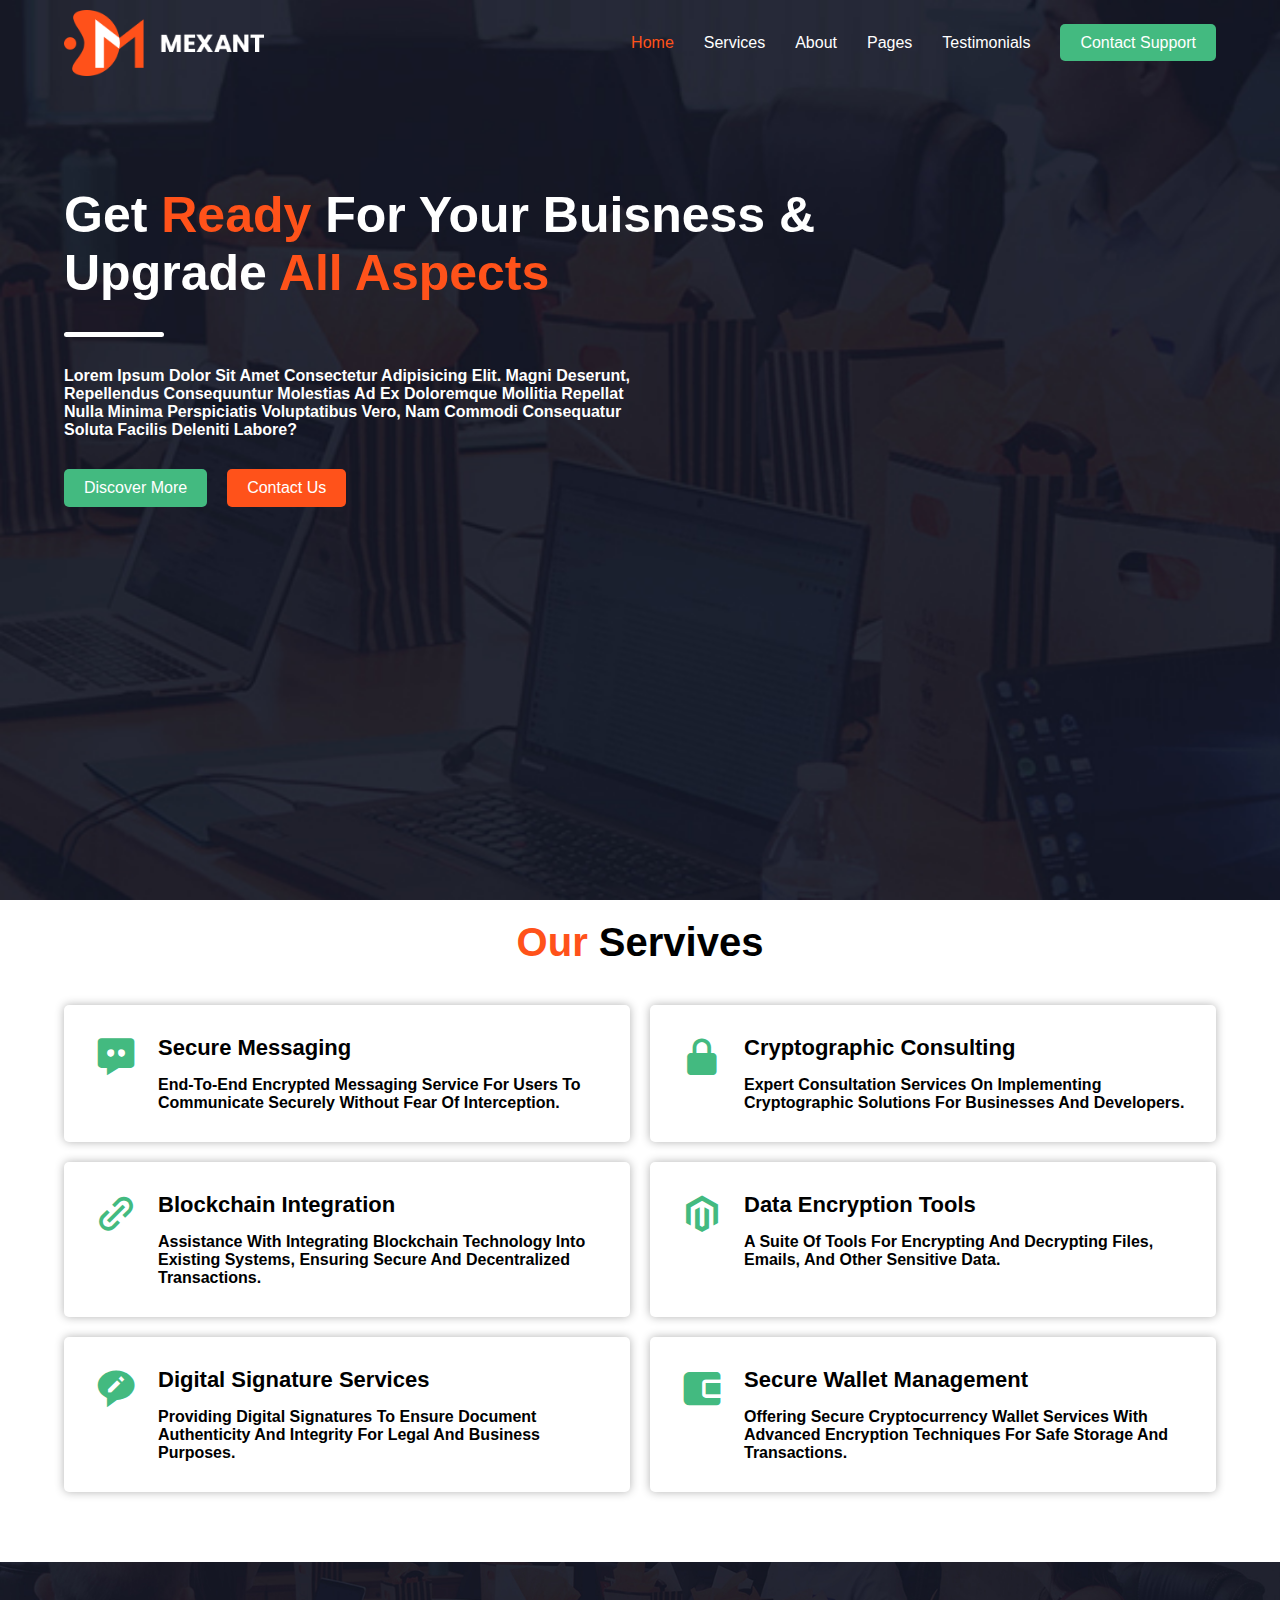
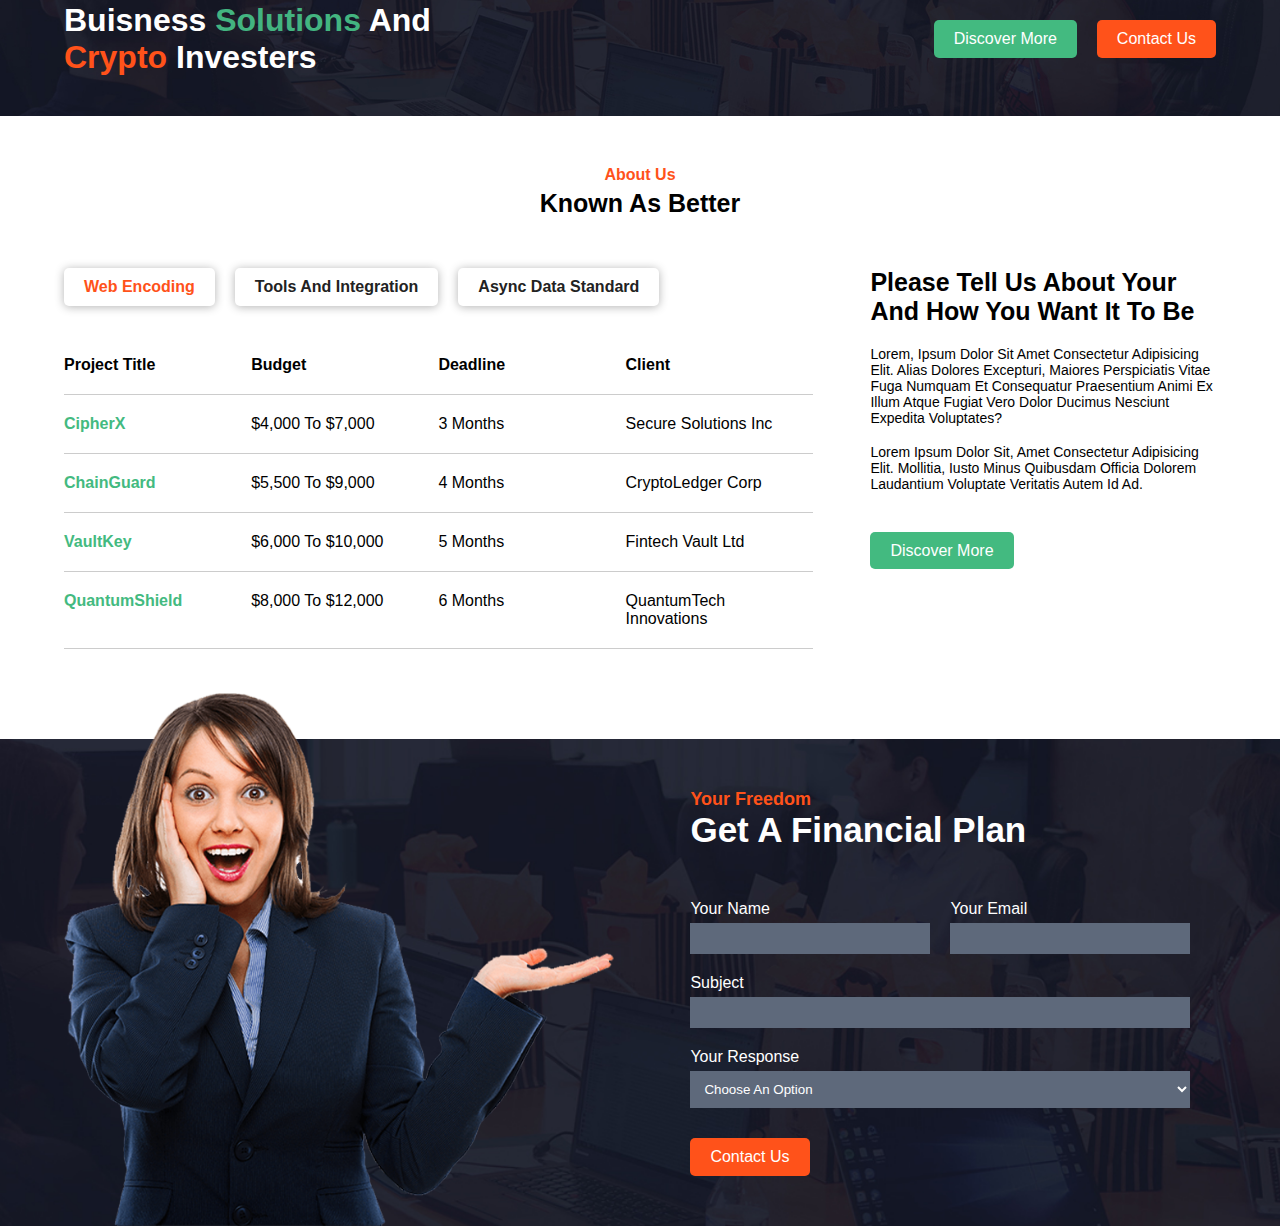
<file: Crypto Graphy Website Design/index.html>
<!DOCTYPE html>
<html lang="en">
<head>
    <meta charset="UTF-8">
    <meta name="viewport" content="width=device-width, initial-scale=1.0">
    <title>CoinCraft: Forging Secure Digital Futures</title>
    <link rel="stylesheet" href="style.css">
    <link href='https://unpkg.com/boxicons@2.1.4/css/boxicons.min.css' rel='stylesheet'>

</head>
<body>
    <section class="home" id="home">
        <nav>
            <img src="assets/logo.png" alt="logo" class="logo">
            <ul>
                <li><a href="#">Home</a></li>
                <li><a href="#services">Services</a></li>
                <li><a href="#">About</a></li>
                <li><a href="#">Pages</a></li>
                <li><a href="#">Testimonials</a></li>
                <li><a href="#" class="btn">Contact Support</a></li>
            </ul>
        </nav>
        <div class="home-content">
            <h1 class="title">Get <span>Ready</span> for Your Buisness & <br> Upgrade <span>all aspects</span> </h1>
            <div class="line"></div>
            <p class="para">Lorem ipsum dolor sit amet consectetur adipisicing elit. Magni deserunt, repellendus consequuntur molestias ad ex doloremque mollitia repellat nulla minima perspiciatis voluptatibus vero, nam commodi consequatur soluta facilis deleniti labore?</p>
            <div class="btn-grp">
                <a href="#" class="btn">Discover More</a>
                <a href="#" class="contact">Contact Us</a>
            </div>
        </div>
    </section>
    <section class="services" id="services">
        <h1 class="title"><span>Our</span> Servives</h1>
        <div class="grid">
            <div class="box">
                <i class='bx bxs-message-dots'></i>
                <div class="info">
                    <h4>Secure Messaging</h4>
                    <p> End-to-end encrypted messaging service for users to communicate securely without fear of interception.</p>
                </div>
            </div>
            <div class="box">
                <i class='bx bxs-lock-alt' ></i>
                <div class="info">
                    <h4>Cryptographic Consulting</h4>
                    <p> Expert consultation services on implementing cryptographic solutions for businesses and developers.</p>
                </div>
            </div>
            <div class="box">
                <i class='bx bx-link-alt' ></i>
                <div class="info">
                    <h4>Blockchain Integration</h4>
                <p> Assistance with integrating blockchain technology into existing systems, ensuring secure and decentralized transactions.</p>
                </div>
            </div>
            <div class="box">
                <i class='bx bxl-magento' ></i>
                <div class="info">
                    <h4>Data Encryption Tools</h4>
                    <p> A suite of tools for encrypting and decrypting files, emails, and other sensitive data.

                    </p>
                </div>
            </div>
            <div class="box">
                <i class='bx bxs-message-rounded-edit' ></i>
                <div class="info">
                    <h4>Digital Signature Services</h4>
                    <p>Providing digital signatures to ensure document authenticity and integrity for legal and business purposes.</p>
                </div>
            </div>
            <div class="box">
                <i class='bx bxs-wallet-alt' ></i>
                <div class="info">
                    <h4>Secure Wallet Management</h4>
                    <p>Offering secure cryptocurrency wallet services with advanced encryption techniques for safe storage and transactions.
                    </p>
                </div>
            </div>
        </div>
    </section>
    <div class="wrapper">
        <div class="left">
            <h1>Buisness <span style="color: #43b480;">Solutions</span> and <br> <span>Crypto</span> Investers</h1>
        </div>
        <div class="btn-grp">
            <a href="#" class="btn">Discover More</a>
            <a href="#" class="contact">Contact Us</a>
        </div>
    </div>
    <section class="aboutus" id="aboutus">
        <div class="title">
            <h4>About Us</h4>
            <h1>Known as Better</h1>
        </div>
        <div class="about-content">
            <div class="left">
                <div class="tabs">
                    <a href="#" class="checked">Web Encoding</a>
                    <a href="#">Tools and Integration</a>
                    <a href="#">Async Data Standard</a>
                </div>
                <div class="table">
                    <div class="row">
                        <div class="col">Project Title</div>
                        <div class="col">Budget</div>
                        <div class="col">Deadline</div>
                        <div class="col">Client</div>
                    </div>
                    <div class="row">
                        <div class="col rowtitle">CipherX</div>
                        <div class="col">$4,000 to $7,000</div>
                        <div class="col">3 months</div>
                        <div class="col">Secure Solutions Inc</div>
                    </div>
                    <div class="row">
                        <div class="col rowtitle">ChainGuard</div>
                        <div class="col">$5,500 to $9,000</div>
                        <div class="col">4 months</div>
                        <div class="col">CryptoLedger Corp</div>
                    </div>
                    <div class="row">
                        <div class="col rowtitle">VaultKey</div>
                        <div class="col">$6,000 to $10,000</div>
                        <div class="col">5 months</div>
                        <div class="col">Fintech Vault Ltd</div>
                    </div>
                    <div class="row">
                        <div class="col rowtitle">QuantumShield</div>
                        <div class="col">$8,000 to $12,000</div>
                        <div class="col">6 months</div>
                        <div class="col">QuantumTech Innovations</div>
                    </div>
                </div>
            </div>
            <div class="right">
                <h1>Please Tell us About Your and how you want it to be</h1>
                <div class="para"> <p>Lorem, ipsum dolor sit amet consectetur adipisicing elit. Alias dolores excepturi, maiores perspiciatis vitae fuga numquam et consequatur praesentium animi ex illum atque fugiat vero dolor ducimus nesciunt expedita voluptates?</p>
                    <br>
                    <p>Lorem ipsum dolor sit, amet consectetur adipisicing elit. Mollitia, iusto minus quibusdam officia dolorem laudantium voluptate veritatis autem id ad.</p></div>
                <a href="#" class="btn">Discover More</a>
            </div>
        </div>
    </section>
    <section class="contactus" id="contactus">
        <div class="img">
            <img src="assets/calculator-image.png" alt="">
        </div>
        <div class="field">
            <div class="title">
                <h4>Your Freedom</h4>
                <h1>Get a Financial Plan</h1>
            </div>
            <form action="#" class="frm">
                <div class="frm-grp flex">
                    <div class="input-field">
                        <label for="#">Your Name</label>
                        <input type="text">
                    </div>
                    <div class="input-field">
                        <label for="#">Your Email</label>
                        <input type="text">
                    </div>
                </div>
                <div class="frm-grp">
                    <div class="input-field">
                        <label for="#">Subject</label>
                        <input type="text">
                    </div>
                </div>
                <div class="frm-grp">
                    <div class="input-field">
                        <label for="#">Your Response</label>
                        <select>
                            <option value="Choose an Option">Choose an Option</option>
                            <option value="Exciting">Exciting</option>
                            <option value="Very Usefull">Very Usefull</option>
                        </select>
                    </div>
                </div>
                <a href="#" class="contact-btn">Contact Us</a>
            </form>
        </div>
    </section>
</body>
</html>
</file>
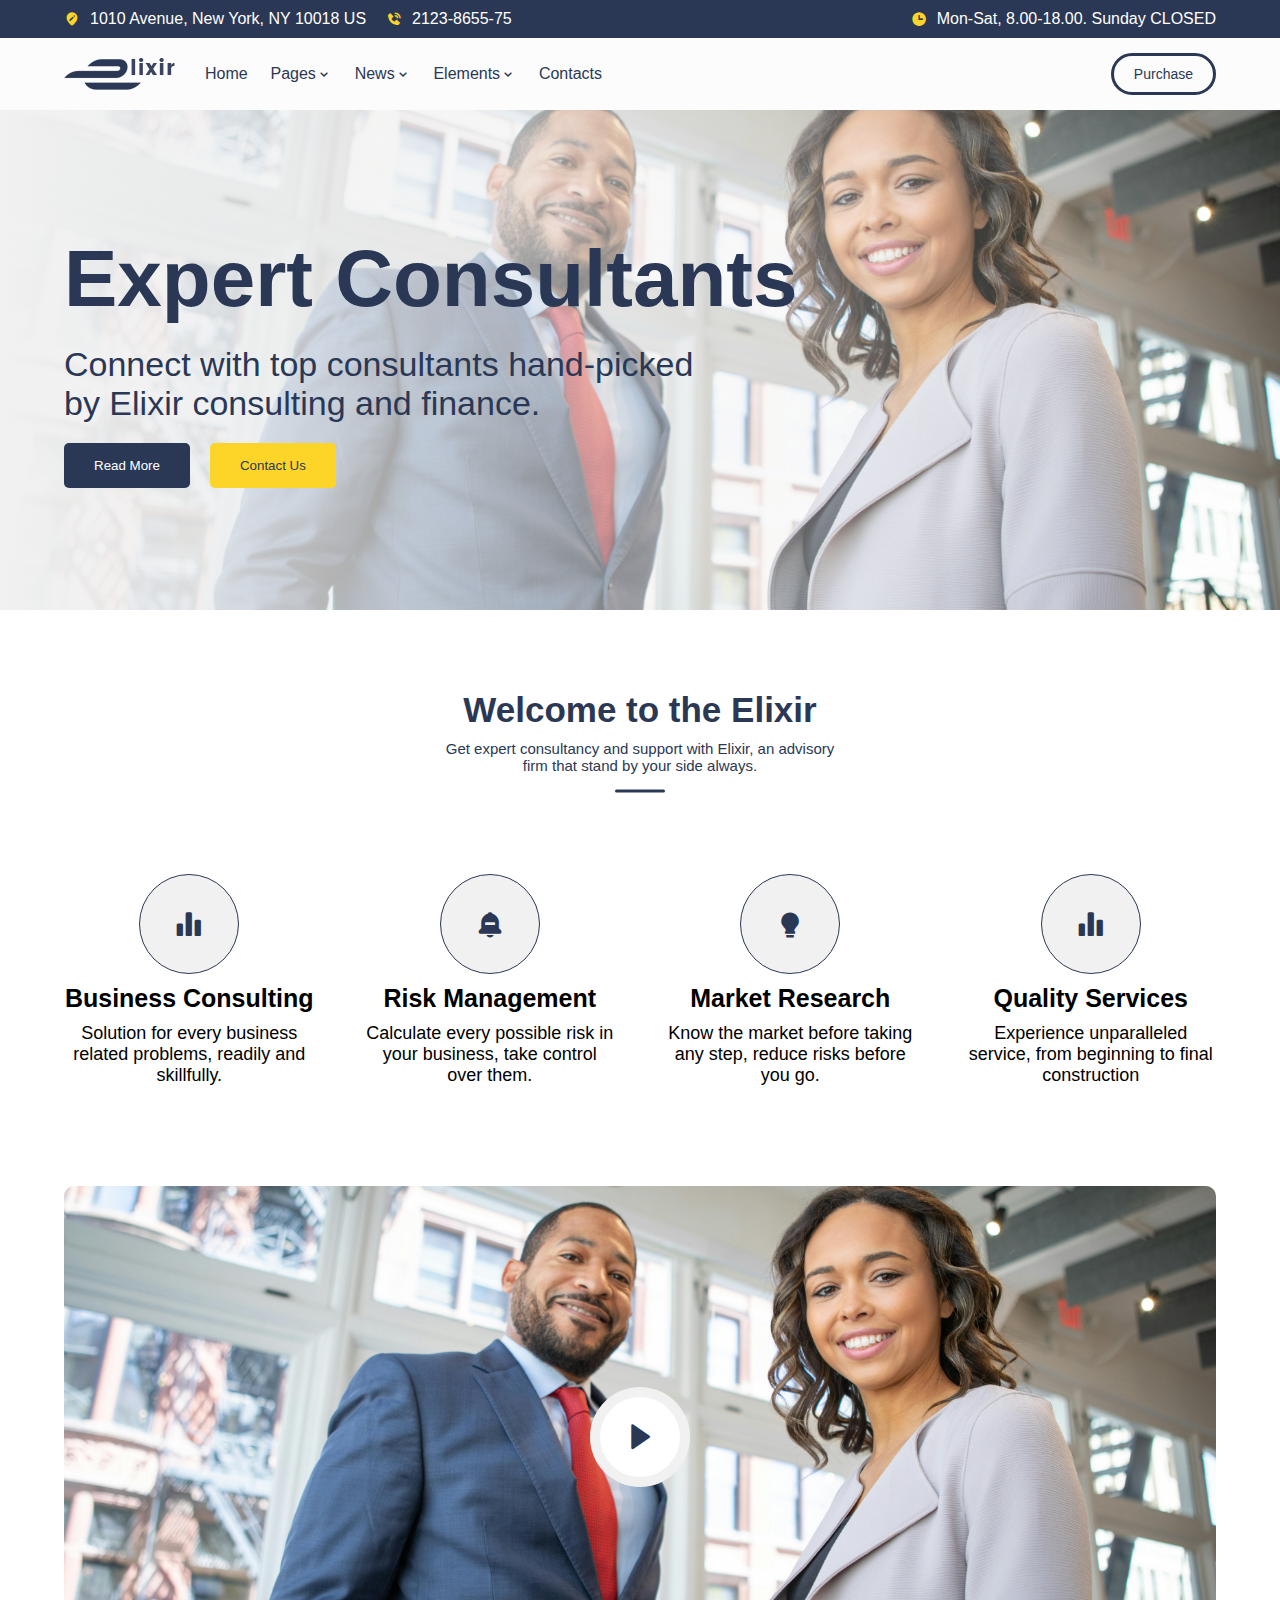
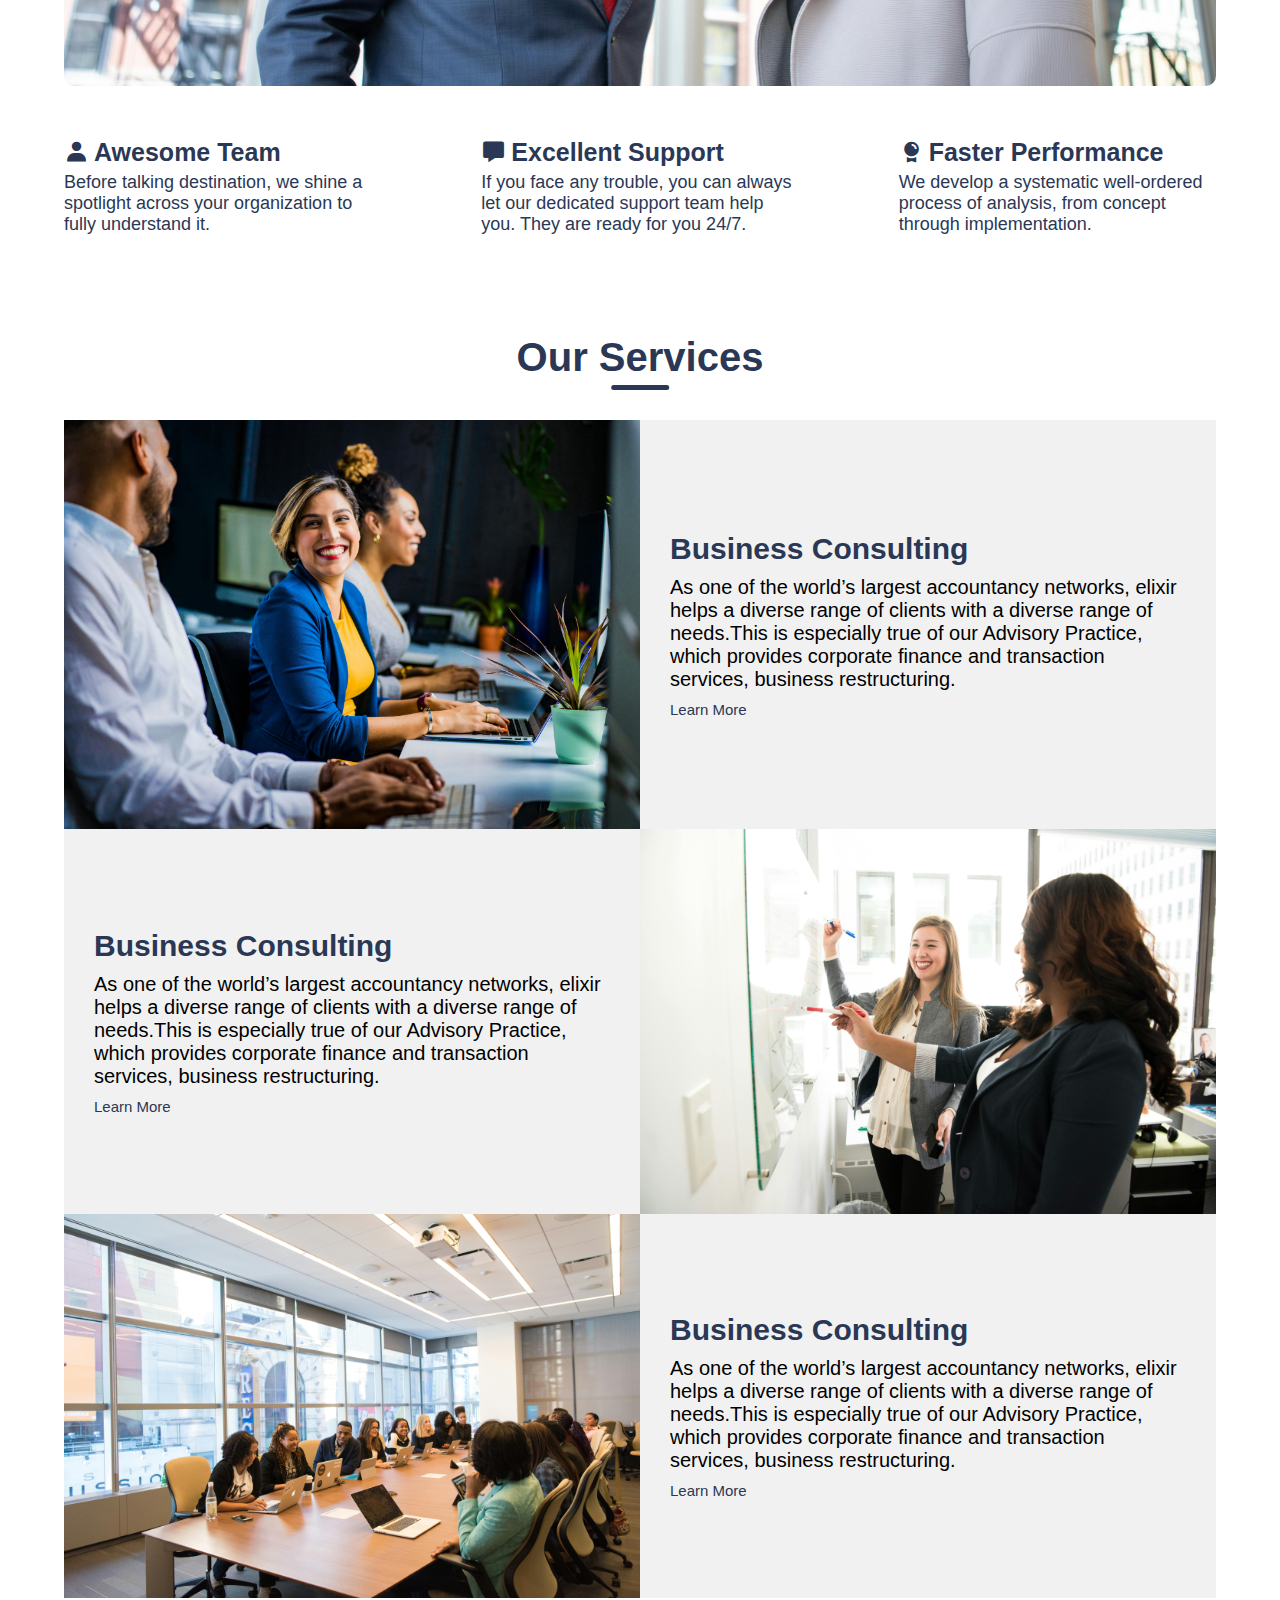
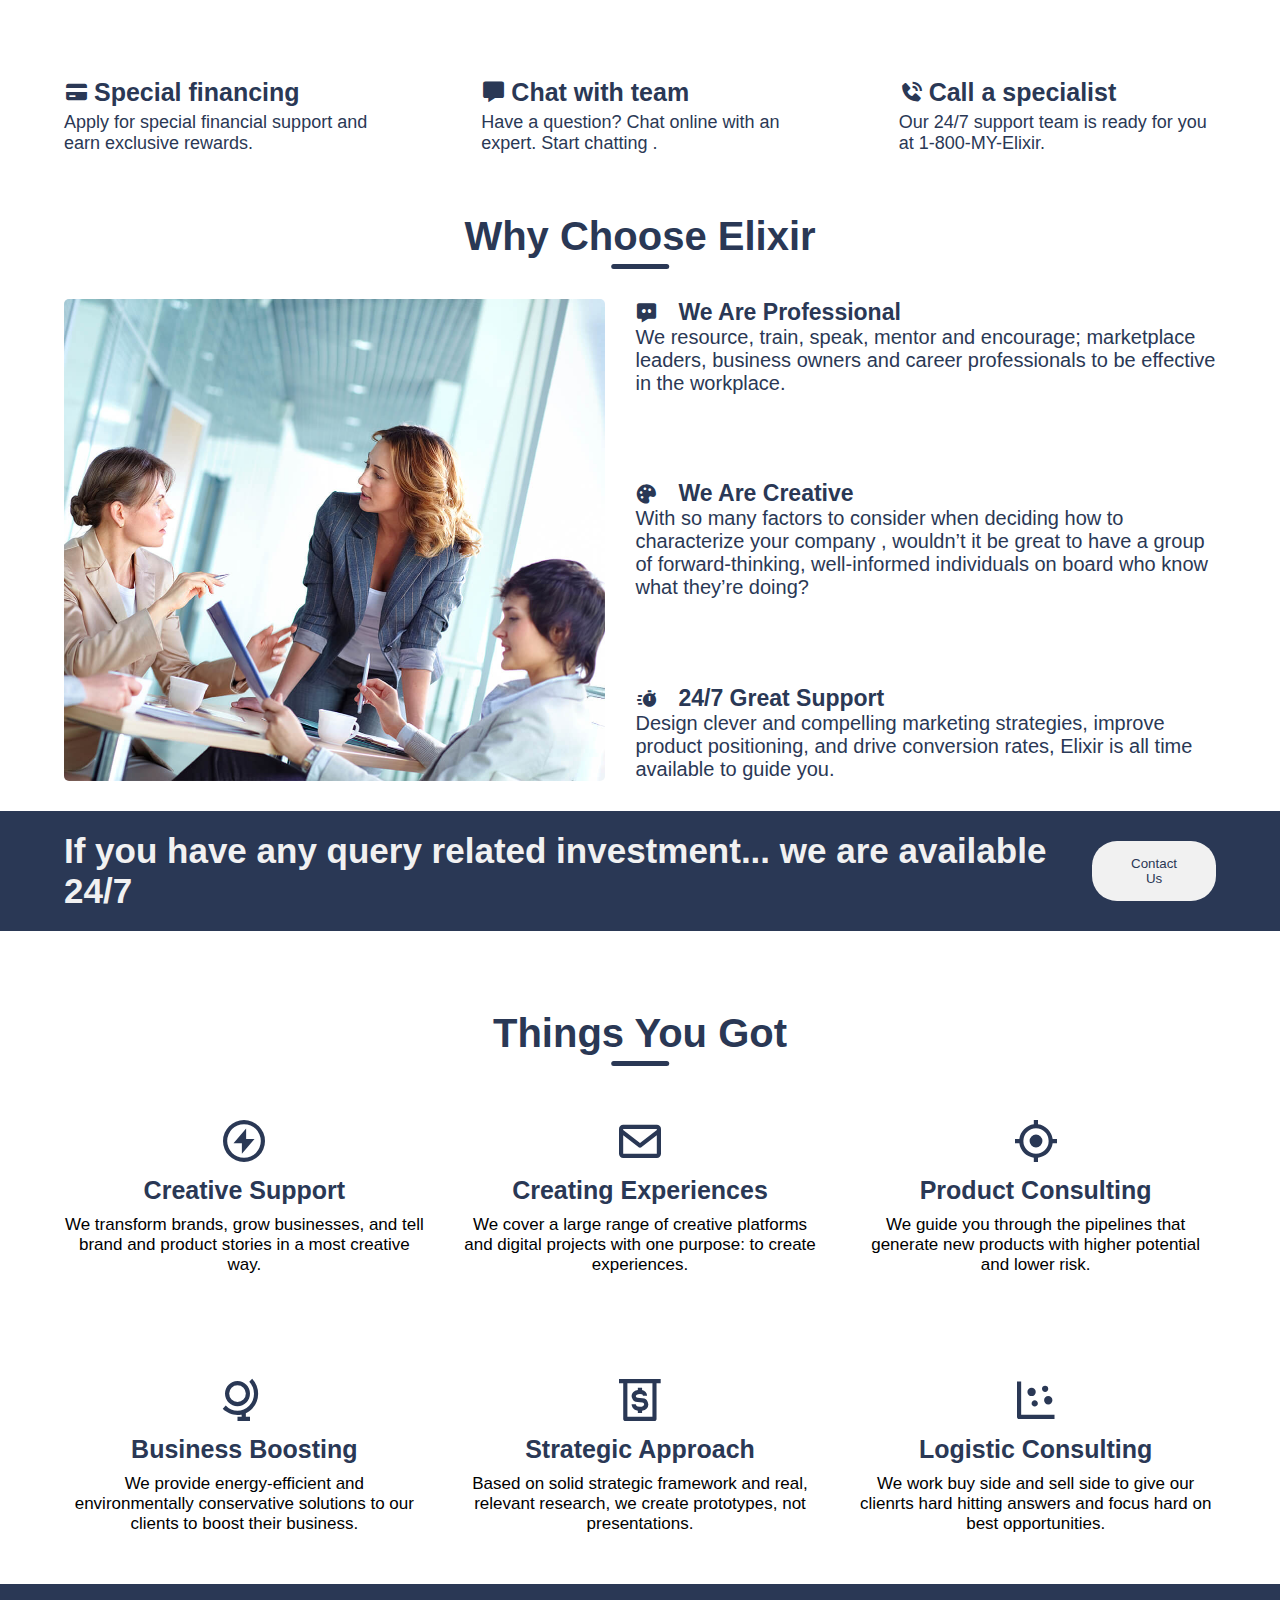
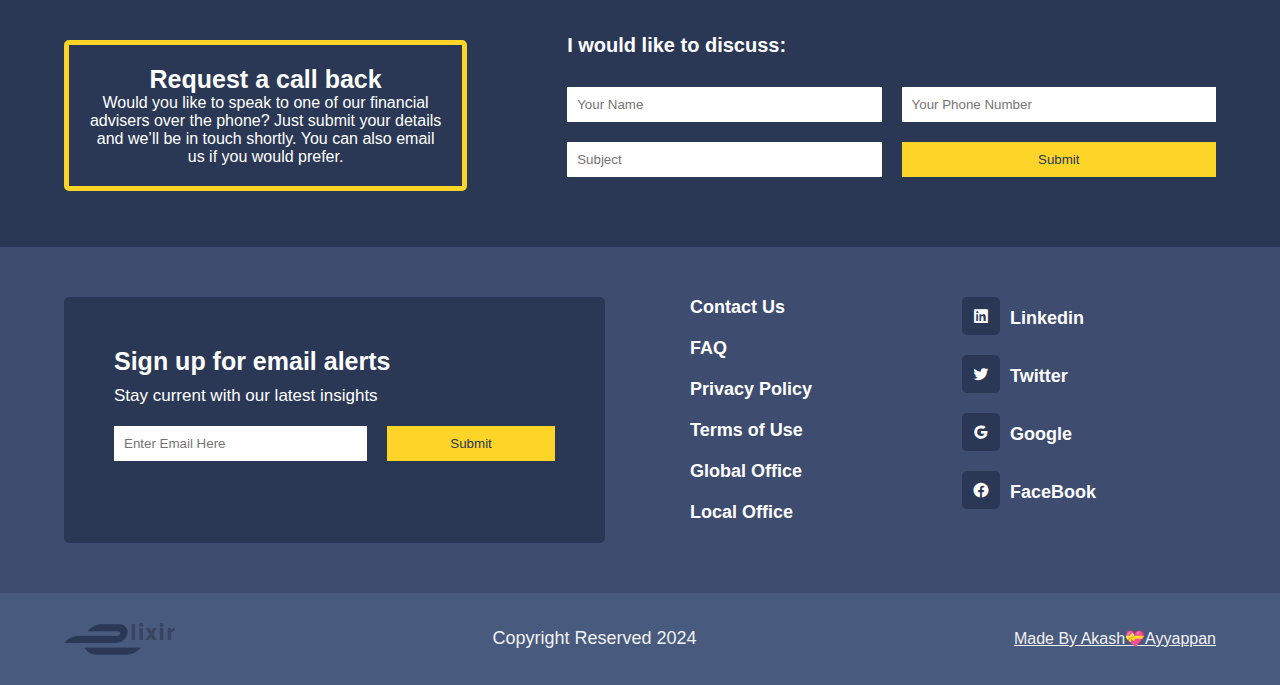
<file: Elixer Consultancy Website Design/index.html>
<!DOCTYPE html>
<html lang="en">
<head>
    <meta charset="UTF-8">
    <meta name="viewport" content="width=device-width, initial-scale=1.0">
    <title>Elixir : Your Catalyst for Growth</title>
    <link href='https://unpkg.com/boxicons@2.1.4/css/boxicons.min.css' rel='stylesheet'>
    <link rel="stylesheet" href="style.css">
</head>
<body>
    <div class="address">
        <div class="left">
            <p><i class='bx bxs-edit-location'></i>1010 Avenue, New York, NY 10018 US</p>
            <p><i class='bx bxs-phone-call' ></i>2123-8655-75</p>
        </div>
        <div class="right">
            <p><i class='bx bxs-time' ></i>Mon-Sat, 8.00-18.00. Sunday CLOSED</p>
        </div>
    </div>
    <nav>
        <div class="nav-left">
            <img src="assets/logo.png" alt="" class="logo">
            <div class="nav-bar">
                <a href="">Home</a>
                <a href="">Pages
                    <i class='bx bx-chevron-down'></i>
                    <ul>
                        <li>Services</li>
                        <li>About</li>
                        <li>Alumini</li>
                    </ul>
                </a>
                <a href="">News<i class='bx bx-chevron-down'></i></a>
                <a href="">Elements<i class='bx bx-chevron-down'></i></a>
                <a href="">Contacts</a>
            </div>
        </div>
        <a href="#" class="btn">Purchase</a>
        <div class="nav-right">
            <i class='bx bx-menu' ></i>
        </div>
    </nav>
    <section id="home" class="home">
        <h1>Expert Consultants</h1>
        <p>Connect with top consultants hand-picked <br>by Elixir consulting and finance.</p>
        <div class="btn-grp">
            <button>Read More</button>
            <button>Contact Us</button>
        </div>
    </section>
    <section class="welcome" id="welcome">
        <div class="title">
            <h1>Welcome to the Elixir</h1>
            <p>Get expert consultancy and support with Elixir, an advisory <br>firm that stand by your side always.</p>
        </div>
        <div class="grid">
            <div class="box">
                <i class='bx bxs-bar-chart-alt-2' ></i>
                <div class="info">
                    <h1>Business Consulting</h1>
                    <p>Solution for every business related problems, readily
                        and skillfully.</p>
                </div>
            </div>
            <div class="box">
                <i class='bx bxs-bell-minus' ></i>
                <div class="info">
                    <h1>Risk Management</h1>
                    <p>Calculate every possible risk in your business, take
                        control over them.</p>
                </div>
            </div>
            <div class="box">
                <i class='bx bxs-bulb' ></i>
                <div class="info">
                    <h1>Market Research</h1>
                    <p>Know the market before taking any step, reduce
                        risks before you go.</p>
                </div>
            </div>
            <div class="box">
                <i class='bx bxs-bar-chart-alt-2' ></i>
                <div class="info">
                    <h1>Quality Services</h1>
                    <p>Experience unparalleled service, from beginning
                        to final construction</p>
                </div>
            </div>
        </div>
        <div class="video">
            <img src="assets/home.jpg" alt="">
            <div class="icon">
                <div class="play">
                    <i class='bx bxs-right-arrow'></i>
                </div>
            </div>
        </div>
        <div class="grid-video">
            <div class="box">
                <h1><i class='bx bxs-user' ></i>Awesome Team</h1>
                <p>Before talking destination, we shine a spotlight across your organization
                    to fully understand it.</p>
            </div>
            <div class="box">
                <h1><i class='bx bxs-message' ></i>Excellent Support</h1>
                <p>If you face any trouble, you can always let our dedicated support team help you. They are ready for you 24/7.</p>
            </div>
            <div class="box">
                <h1><i class='bx bxs-award'></i>Faster Performance</h1>
                <p>We develop a systematic well-ordered process of analysis, from concept through implementation.

                </p>
            </div>
        </div>
    </section>
    <section id="services" class="services">
        <h1>Our Services</h1>
        <div class="service">
            <div class="box">
                <img src="assets/1.jpg" alt="">
                <div class="content">
                    <h4>Business Consulting</h4>
                    <p>As one of the world’s largest accountancy networks, elixir helps a diverse range of clients with a diverse range of needs.This is especially true of our Advisory Practice, which provides corporate finance and transaction services, business restructuring.</p>
                    <a href="#">Learn More</a>
                </div>
            </div>
            <div class="box">
                <div class="content">
                    <h4>Business Consulting</h4>
                    <p>As one of the world’s largest accountancy networks, elixir helps a diverse range of clients with a diverse range of needs.This is especially true of our Advisory Practice, which provides corporate finance and transaction services, business restructuring.</p>
                    <a href="#">Learn More</a>
                </div>
                <img src="assets/2.jpg" alt="">
            </div>
            <div class="box">
                <img src="assets/3.jpg" alt="">
                <div class="content">
                    <h4>Business Consulting</h4>
                    <p>As one of the world’s largest accountancy networks, elixir helps a diverse range of clients with a diverse range of needs.This is especially true of our Advisory Practice, which provides corporate finance and transaction services, business restructuring.</p>
                    <a href="#">Learn More</a>
            </div>
        </div>
    </section>
    <div class="grid-video">
        <div class="box">
            <h1><i class='bx bxs-credit-card'></i>Special financing</h1>
            <p>Apply for special financial support and earn exclusive rewards.</p>
        </div>
        <div class="box">
            <h1><i class='bx bxs-message' ></i>Chat with team</h1>
            <p>Have a question? Chat online with an expert. Start chatting .</p>
        </div>
        <div class="box">
            <h1><i class='bx bxs-phone-call' ></i>Call a specialist</h1>
            <p>Our 24/7 support team is ready for you at 1-800-MY-Elixir.</p>
        </div>
    </div>
    <section class="why-choose" id="why-choose">
        <h1 class="title">
            Why Choose Elixir
        </h1>
        <div class="container">
            <img src="assets/why-choose-us.jpg" alt="">
            <div class="info">
                <div class="row">
                    <h1><i class='bx bxs-message-dots' ></i>We Are Professional</h1>
                    <p>We resource, train, speak, mentor and encourage; marketplace leaders, business owners and career professionals to be effective in the workplace.</p>
                </div>
                <div class="row">
                    <h1><i class='bx bxs-palette' ></i>We Are Creative</h1>
                    <p>With so many factors to consider when deciding how to characterize your company , wouldn’t it be great to have a group of forward-thinking, well-informed individuals on board who know what they’re doing?</p>
                </div>
                <div class="row">
                    <h1><i class='bx bxs-timer' ></i>24/7 Great Support</h1>
                    <p>Design clever and compelling marketing strategies, improve product positioning, and drive conversion rates, Elixir is all time available to guide you.</p>
                </div>
            </div>
        </div>
    </section>
        <div class="wrapper">
            <h1>If you have any query related investment... we are available 24/7</h1>
        <button>Contact Us</button>
        </div>
    <section class="things" id="things">
        <h1>Things You Got</h1>
        <div class="t-grid">
            <div class="box">
                <i class='bx bx-bolt-circle'></i>
                <h1>Creative Support</h1>
                <p>We transform brands, grow businesses, and tell brand and product stories in a most creative way.</p>
            </div>
            <div class="box">
                <i class='bx bx-envelope' ></i>
                <h1>Creating Experiences</h1>
                <p>We cover a large range of creative platforms and digital projects with one purpose: to create experiences.</p>
            </div>
            <div class="box">
                <i class='bx bx-target-lock' ></i>
                <h1>Product Consulting</h1>
                <p>We guide you through the pipelines that generate new products with higher potential and lower risk.</p>
            </div>
            <div class="box">
                <i class='bx bx-globe-alt' ></i>
                <h1>Business Boosting</h1>
                <p>We provide energy-efficient and environmentally conservative solutions to our clients to boost their business.</p>
            </div>
            <div class="box">
                <i class='bx bx-money-withdraw' ></i>
                <h1>Strategic Approach</h1>
                <p>Based on solid strategic framework and real, relevant research, we create prototypes, not presentations.</p>
            </div>
            <div class="box">
                <i class='bx bx-scatter-chart' ></i>
                <h1>Logistic Consulting</h1>
                <p>We work buy side and sell side to give our clienrts hard hitting answers and focus hard on best opportunities.</p>
            </div>
        </div>
    </section>
    <section class="contact" id="contact">
        <div class="left">
            <h1>Request a call back</h1>
            <p>Would you like to speak to one of our financial advisers over the phone? Just submit your details and we’ll be in touch shortly. You can also email us if you would prefer.</p>
        </div>
        <div class="right">
            <h1>I would like to discuss:</h1>
            <form action="#">
                <div class="input-grp">
                    <input type="text" placeholder="Your Name">
                    <input type="number" placeholder="Your Phone Number">
                </div>
                <div class="input-grp">
                    <input type="text" placeholder="Subject">
                    <input type="button" value="Submit">
                </div>
            </form>
        </div>
    </section>
    <footer>
        <div class="col-1">
            <h2>Sign up for email alerts</h2>
            <p>Stay current with our latest insights</p>
            <form action="#">
                <input type="email" placeholder="Enter Email Here">
                <input type="button" value="Submit">
            </form>
        </div>
        <div class="col-2">
            <div class="s-col">
                <a href="">Contact Us</a>
                <a href="">FAQ</a>
                <a href="">Privacy Policy</a>
                <a href="">Terms of Use</a>
                <a href="">Global Office</a>
                <a href="">Local Office</a>
            </div>
            <div class="s-col">
                <a href=""><i class='bx bxl-linkedin-square' ></i>Linkedin</a>
                <a href=""><i class='bx bxl-twitter' ></i>Twitter</a>
                <a href=""><i class='bx bxl-google' ></i>Google</a>
                <a href=""><i class='bx bxl-facebook-circle' ></i>FaceBook</a>
            </div>
        </div>
    </footer>
    <div class="sub-footer">
        <img src="assets/logo.png" alt="">
        <p>Copyright Reserved 2024</p>
        <a href="https://in.linkedin.com/in/akashayyappan" target="_blank">Made By Akash💝Ayyappan</a>
    </div>
    <script src="script.js"></script>
</body>
</html>
</file>
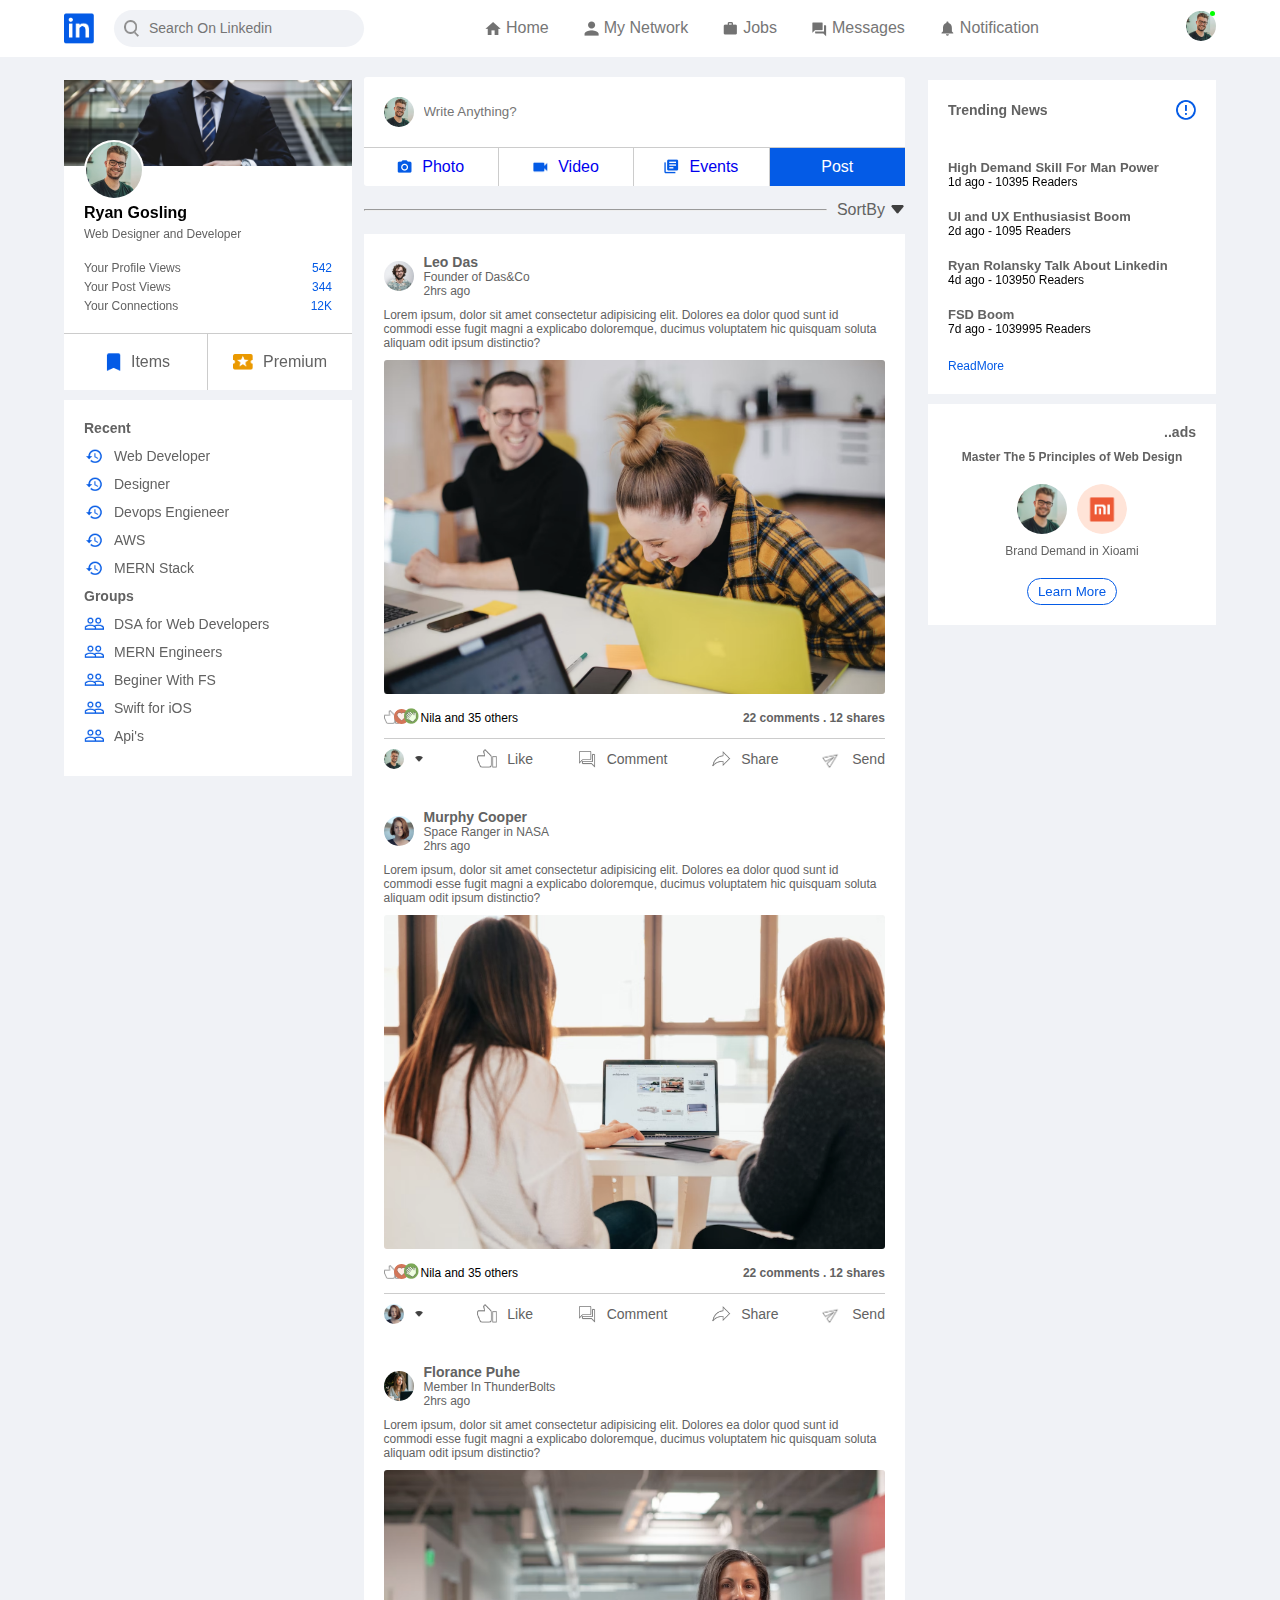
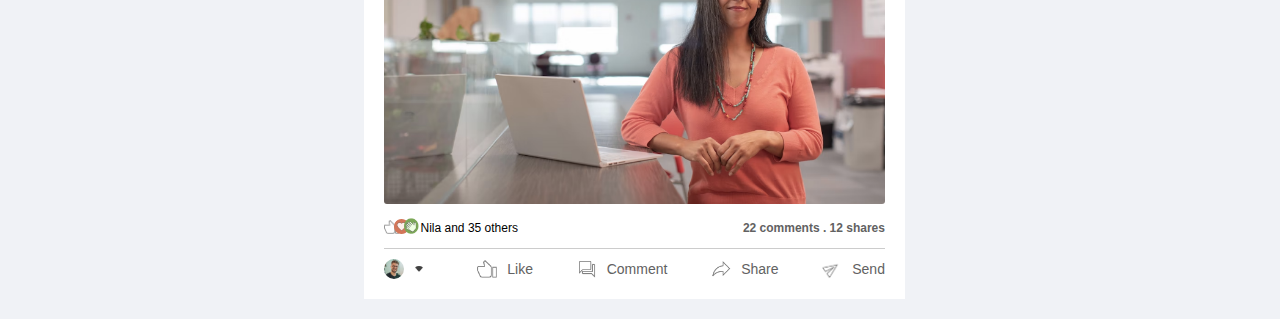
<file: LinkedIn/index.html>
<!DOCTYPE html>
<html lang="en">
<head>
    <meta charset="UTF-8">
    <meta name="viewport" content="width=device-width, initial-scale=1.0">
    <title>Document</title>
    <link rel="stylesheet" href="style.css">
</head>
<body>
    <nav>
        <div class="nav-left">
            <img src="assets/logo.png" alt="">
            <div class="input-field">
                <img src="assets/search.png" alt="">
                <input type="text" placeholder="Search On Linkedin">
            </div>
        </div>
        <div class="nav-center">
            <a href="#"><img src="assets/home.png" alt="">Home</a>
            <a href="#"><img src="assets/network.png" alt="">My Network</a>
            <a href="#"><img src="assets/jobs.png" alt="">Jobs</a>
            <a href="#"><img src="assets/message.png" alt="">Messages</a>
            <a href="#"><img src="assets/notification.png" alt="">Notification</a>
        </div>
        <div class="nav-right online">
            <img src="assets/user-1.png" alt="">
        </div>
    </nav>
    <div class="main">
        <div class="main-left">
            <div class="side-bar-profile">
                <img src="assets/cover-pic.png" alt="" class="banner">
                <div class="side-bar-profile-info">
                    <img src="assets/user-1.png" alt="">
                    <h1>Ryan Gosling</h1>
                    <p>Web Designer and Developer</p>
                    <ul>
                        <li>Your Profile Views <a href="#">542</a></li>
                        <li>Your Post Views <a href="#">344</a></li>
                        <li>Your Connections <a href="#">12K</a></li>
                    </ul>
                </div>
                <div class="activity-btns">
                    <a href="#"><img src="assets/items.png" alt="">Items</a>

                    <a href="#"><img src="assets/premium.png" alt="">Premium</a>
                </div>
            </div>
            <div class="history">
                <h1 class="title">Recent</h1>

                <ul>
                    <li><img src="assets/recent.png" alt="">Web Developer</li>
                    <li><img src="assets/recent.png" alt="">Designer</li>
                    <li><img src="assets/recent.png" alt="">Devops Engieneer</li>
                    <li><img src="assets/recent.png" alt="">AWS</li>
                    <li><img src="assets/recent.png" alt="">MERN Stack</li>
                </ul>
                <h1 class="title">Groups</h1>

                <ul>
                    <li><img src="assets/group.png" alt="">DSA for Web Developers</li>
                    <li><img src="assets/group.png" alt="">MERN Engineers</li>
                    <li><img src="assets/group.png" alt="">Beginer With FS</li>
                    <li><img src="assets/group.png" alt="">Swift for iOS</li>
                    <li><img src="assets/group.png" alt="">Api's</li>
                </ul>
            </div>
            
        </div>
        <div class="main-center">
            <div class="write-area">
                <div class="input-field">
                    <img src="assets/user-1.png" alt="">
                    <input type="text" name="" id="" placeholder="Write Anything?">
                </div>
                <div class="icons">
                    <a href="#"><img src="assets/photo.png" alt="">Photo</a>
                    <a href="#"><img src="assets/video.png" alt="">Video</a>
                    <a href="#"><img src="assets/event.png" alt="">Events</a>
                    <a href="#">Post</a>
                </div>
        </div>
        <div class="line">
            <hr><a href="#">SortBy <img src="assets/down-arrow.png" alt=""></a>
        </div>
        <div class="post">
            <div class="user-head">
                <img src="assets/user-2.png" alt="" class="profile">
                <div class="info">
                    <h1>Leo Das</h1>
                    <p>Founder of Das&Co <br> 2hrs ago</p>
                </div>
            </div>
            <p class="desc">Lorem ipsum, dolor sit amet consectetur adipisicing elit. Dolores ea dolor quod sunt id commodi esse fugit magni a explicabo doloremque, ducimus voluptatem hic quisquam soluta aliquam odit ipsum distinctio?</p>
            <img src="assets/post-image-1.png" alt="" class="post-img">
            <div class="reactions">
                <div class="left">
                    <div class="imgs"><img src="assets/like.png" alt=""><img src="assets/love.png" alt=""><img src="assets/clap.png" alt=""></div>
                    <p>Nila and 35 others</p>
                </div>
                <h1>22 comments . 12 shares</h1>
            </div>
            <div class="post-activity-btns">
                <a href="#"><img src="assets/user-1.png" alt=""><img src="assets/down-arrow.png" alt="" class="drop"></a>
                <a href="#"><img src="assets/like.png" alt="">Like</a>
                <a href="#"><img src="assets/comment.png" alt="">Comment</a>
                <a href="#"><img src="assets/share.png" alt="">Share</a>
                <a href="#"><img src="assets/send.png" alt="">Send</a>
            </div>
        </div>
        <div class="post">
            <div class="user-head">
                <img src="assets/user-3.png" alt="" class="profile">
                <div class="info">
                    <h1>Murphy Cooper</h1>
                    <p>Space Ranger in NASA <br> 2hrs ago</p>
                </div>
            </div>
            <p class="desc">Lorem ipsum, dolor sit amet consectetur adipisicing elit. Dolores ea dolor quod sunt id commodi esse fugit magni a explicabo doloremque, ducimus voluptatem hic quisquam soluta aliquam odit ipsum distinctio?</p>
            <img src="assets/post-image-2.png" alt="" class="post-img">
            <div class="reactions">
                <div class="left">
                    <div class="imgs"><img src="assets/like.png" alt=""><img src="assets/love.png" alt=""><img src="assets/clap.png" alt=""></div>
                    <p>Nila and 35 others</p>
                </div>
                <h1>22 comments . 12 shares</h1>
            </div>
            <div class="post-activity-btns">
                <a href="#"><img src="assets/user-3.png" alt=""><img src="assets/down-arrow.png" alt="" class="drop"></a>
                <a href="#"><img src="assets/like.png" alt="">Like</a>
                <a href="#"><img src="assets/comment.png" alt="">Comment</a>
                <a href="#"><img src="assets/share.png" alt="">Share</a>
                <a href="#"><img src="assets/send.png" alt="">Send</a>
            </div>
        </div>
        <div class="post">
            <div class="user-head">
                <img src="assets/user-4.png" alt="" class="profile">
                <div class="info">
                    <h1>Florance Puhe</h1>
                    <p>Member In ThunderBolts<br> 2hrs ago</p>
                </div>
            </div>
            <p class="desc">Lorem ipsum, dolor sit amet consectetur adipisicing elit. Dolores ea dolor quod sunt id commodi esse fugit magni a explicabo doloremque, ducimus voluptatem hic quisquam soluta aliquam odit ipsum distinctio?</p>
            <img src="assets/post-image-3.png" alt="" class="post-img">
            <div class="reactions">
                <div class="left">
                    <div class="imgs"><img src="assets/like.png" alt=""><img src="assets/love.png" alt=""><img src="assets/clap.png" alt=""></div>
                    <p>Nila and 35 others</p>
                </div>
                <h1>22 comments . 12 shares</h1>
            </div>
            <div class="post-activity-btns">
                <a href="#"><img src="assets/user-1.png" alt=""><img src="assets/down-arrow.png" alt="" class="drop"></a>
                <a href="#"><img src="assets/like.png" alt="">Like</a>
                <a href="#"><img src="assets/comment.png" alt="">Comment</a>
                <a href="#"><img src="assets/share.png" alt="">Share</a>
                <a href="#"><img src="assets/send.png" alt="">Send</a>
            </div>
        </div>
            </div>
        <div class="icons">

        </div>
        <div class="main-right">
            <div class="trending-news">
                <h1 class="title">Trending News <img src="assets/more.png" alt=""></h1>
                <div class="news-content">
                    <div class="news">
                        <h1>High Demand Skill For Man Power</h1>
                        <p>1d ago - 10395 Readers</p>
                    </div>
                    <div class="news">
                        <h1>UI and UX Enthusiasist Boom</h1>
                        <p>2d ago - 1095 Readers</p>
                    </div>
                    <div class="news"><h1>Ryan Rolansky Talk About Linkedin</h1>
                        <p>4d ago - 103950 Readers</p></div>
                    <div class="news">
                        <h1>FSD Boom</h1>
                        <p>7d ago - 1039995 Readers</p>
                    </div>
                </div>
                <a href="#" class="readmore">ReadMore</a>
            </div>
            <div class="ads">
                <h1 class="title">..ads</h1>
                <div class="ad-details">
                    <h2>Master The 5 Principles of Web Design</h2>
                    <div class="imgs">
                        <img src="assets/user-1.png" alt="">
                        <img src="assets/mi-logo.png" alt="">
                    </div>
                    <p>Brand Demand in Xioami</p>
                    <button>Learn More</button>
                </div>
            </div>
        </div>
    </div>
</body>
</html>
</file>
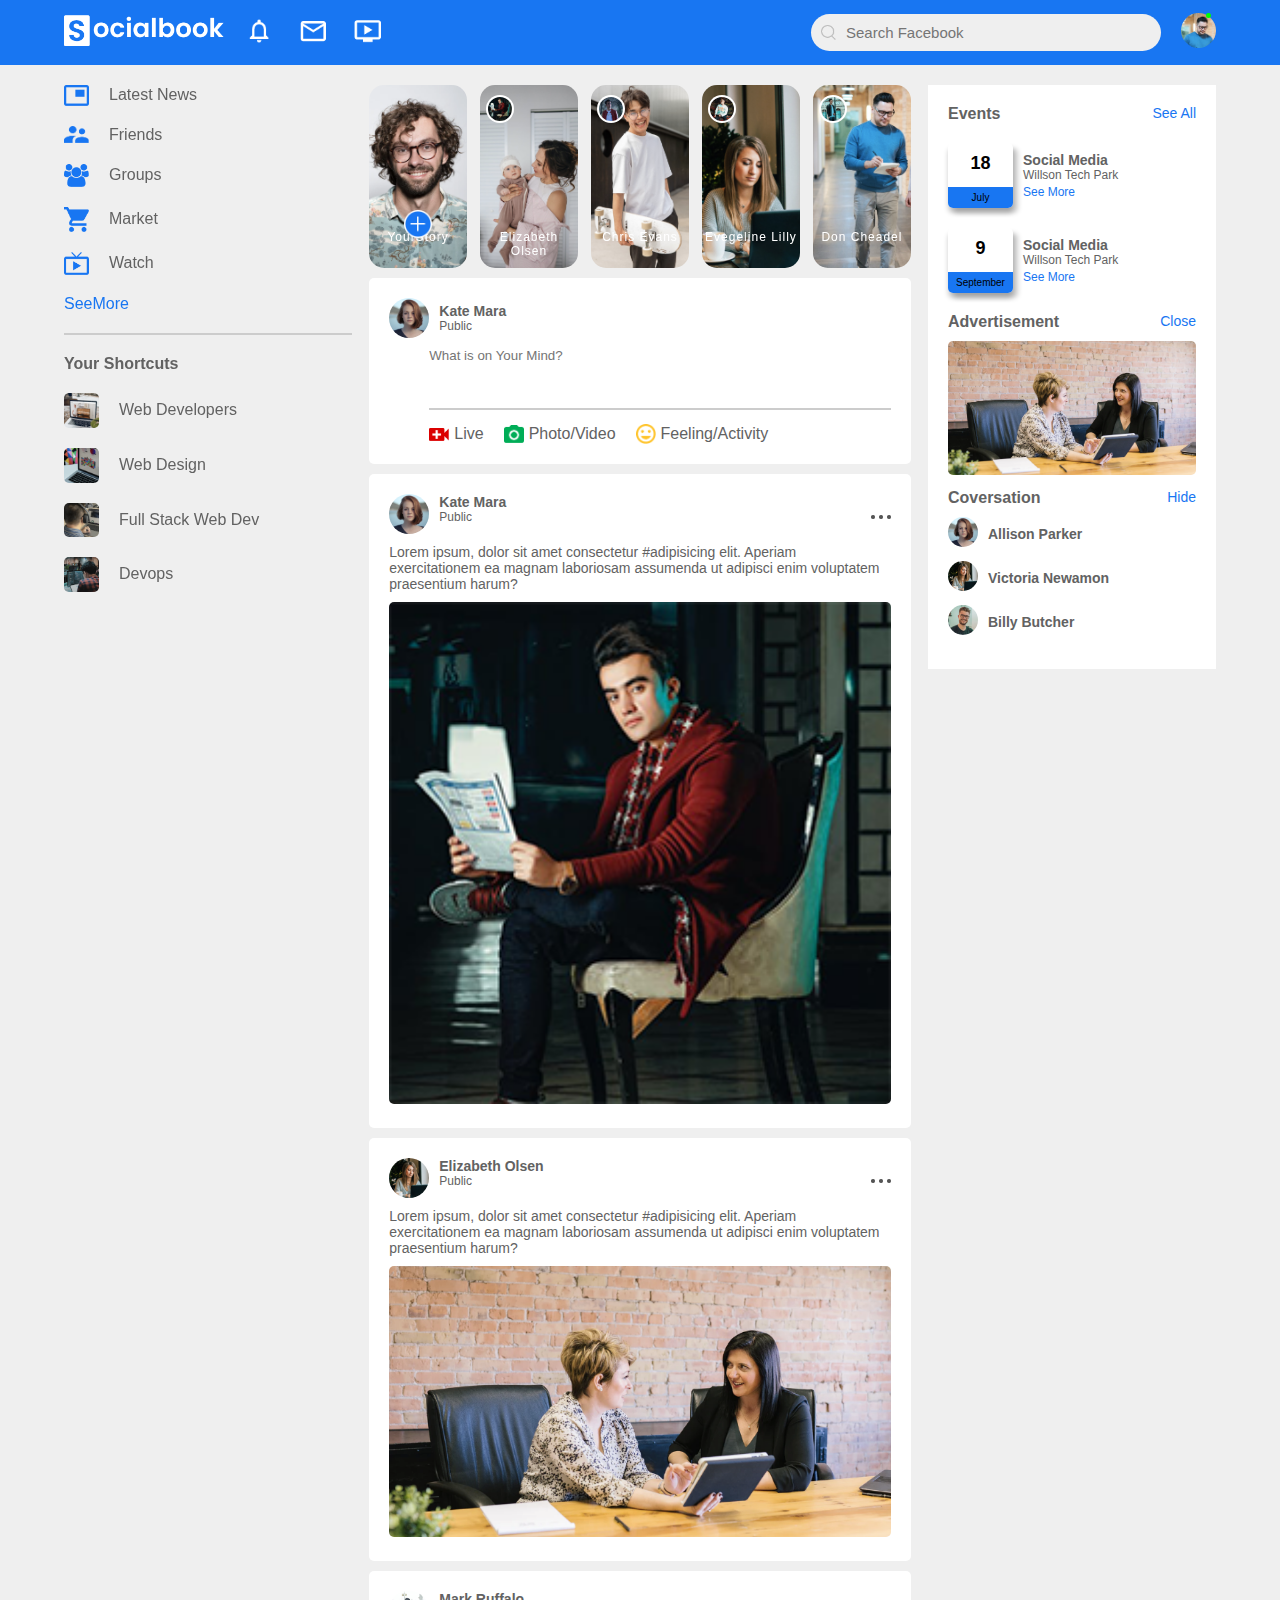
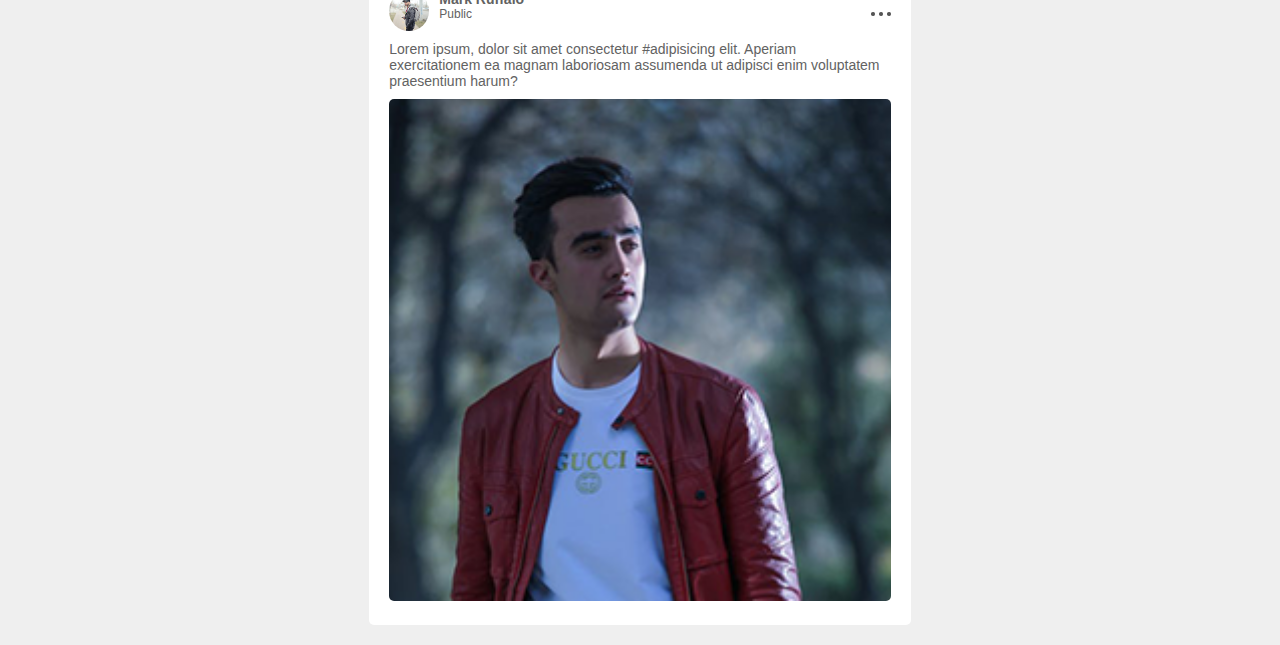
<file: Social Book/index.html>
<!DOCTYPE html>
<html lang="en">
<head>
    <meta charset="UTF-8">
    <meta name="viewport" content="width=device-width, initial-scale=1.0">
    <title>Document</title>
    <link rel="stylesheet" href="style.css">
    <link rel="stylesheet" href="https://cdnjs.cloudflare.com/ajax/libs/font-awesome/6.6.0/css/all.min.css" integrity="sha512-Kc323vGBEqzTmouAECnVceyQqyqdsSiqLQISBL29aUW4U/M7pSPA/gEUZQqv1cwx4OnYxTxve5UMg5GT6L4JJg==" crossorigin="anonymous" referrerpolicy="no-referrer" />
</head>
<body>
    <nav>
        <div class="nav-left">
            <a href="#"><img src="assets/logo.png"></a>
            <div class="icons">
                <img src="assets/notification.png" alt="">
                <img src="assets/inbox.png" alt="">
                <img src="assets/video.png" alt="">
            </div>
        </div>
        <div class="nav-right">
            <div class="input-box">
                <img src="assets/search.png" alt="">
                <input type="text" placeholder="Search Facebook">
            </div>
            <div class="user-icon online">
                <img src="assets/profile.png" alt="">
            </div>
        </div>
    </nav>
    <div class="main">
        <div class="left-sidebar">
            <div class="important-links">
                <a href="#"><img src="assets/news.png" alt="">Latest News</a>
                <a href="#"><img src="assets/friends.png" alt="">Friends</a>
                <a href="#"><img src="assets/group.png" alt="">Groups</a>
                <a href="#"><img src="assets/marketplace.png" alt="">Market</a>
                <a href="#"><img src="assets/watch.png" alt="">Watch</a>
                <a href="#" style="color: #1876f2;">SeeMore</a>
            </div>
            <div class="shortcuts">
                <h2>Your Shortcuts</h2>
                <a href="#"><img src="assets/shortcut-1.png" alt="">Web Developers</a>
                <a href="#"><img src="assets/shortcut-2.png" alt="">Web Design</a>
                <a href="#"><img src="assets/shortcut-3.png" alt="">Full Stack Web Dev</a>
                <a href="#"><img src="assets/shortcut-4.png" alt="">Devops</a>
            </div>
        </div>
        <div class="main-frame">
            <div class="story-gallery">
                <div class="story" style="background: url('assets/status-1.png') center no-repeat;background-size: cover;">
                    <img src="assets/upload.png" alt="">
                    <p>YourStory</p>
                </div>
                <div class="story" style="background: url('assets/status-2.png') center no-repeat;background-size: cover;">
                    <img src="assets/photo1.png" alt="" >
                    <p>Elizabeth Olsen</p>
                </div>
                <div class="story" style="background: url('assets/status-3.png') center no-repeat;background-size: cover;">
                    <img src="assets/photo2.png" alt="" >
                    <p>Chris Evans</p>
                </div>
                <div class="story" style="background: url('assets/status-4.png') center no-repeat;background-size: cover;">
                    <img src="assets/photo3.png" alt="">
                    <p>Evegeline Lilly</p>
                </div>
                <div class="story" style="background: url('assets/status-5.png') center no-repeat;background-size: cover;">
                    <img src="assets/photo4.png" alt="">
                    <p>Don Cheadel</p>
                </div>
            </div>
            <div class="write-post">
                <div class="user-info">
                    <img src="assets/member-1.png" class="logo">
                    <div class="details">
                        <h4>Kate Mara</h4>
                        <p>Public</p>
                    </div>
                </div>
                <div class="input-area">
                    <textarea name="" id=""rows="4" placeholder="What is on Your Mind?"></textarea>
                    <div class="activity-btns">
                        <a href="#"><img src="assets/live-video.png" alt="">Live</a>
                        <a href="#"><img src="assets/photo.png" alt="">Photo/Video</a>
                        <a href="#"><img src="assets/feeling.png" alt="">Feeling/Activity</a>
                    </div>
                </div>
            </div>
            <div class="post-box">
                <div class="user-info">
                    <div class="left">
                        <img src="assets/member-1.png"  class="logo">
                    <div class="details">
                        <h4>Kate Mara</h4>
                        <p>Public</p>
                    </div>
                    </div>
                    <div class="right">
                        <img src="assets/more.png" alt="">
                    </div>
                </div>
                <p class="desc">
                    Lorem ipsum, dolor sit amet consectetur #adipisicing elit. Aperiam exercitationem ea magnam laboriosam assumenda ut adipisci enim voluptatem praesentium harum?
                </p>
                <img src="assets/photo1.png" class="post">
            </div>
            <div class="post-box">
                <div class="user-info">
                    <div class="left">
                        <img src="assets/member-3.png"  class="logo">
                    <div class="details">
                        <h4>Elizabeth Olsen</h4>
                        <p>Public</p>
                    </div>
                    </div>
                    <div class="right">
                        <img src="assets/more.png" alt="">
                    </div>
                </div>
                <p class="desc">
                    Lorem ipsum, dolor sit amet consectetur #adipisicing elit. Aperiam exercitationem ea magnam laboriosam assumenda ut adipisci enim voluptatem praesentium harum?
                </p>
                <img src="assets/advertisement.png" class="post">
            </div>
            <div class="post-box">
                <div class="user-info">
                    <div class="left">
                        <img src="assets/member-5.png"  class="logo">
                    <div class="details">
                        <h4>Mark Ruffalo</h4>
                        <p>Public</p>
                    </div>
                    </div>
                    <div class="right">
                        <img src="assets/more.png" alt="">
                    </div>
                </div>
                <p class="desc">
                    Lorem ipsum, dolor sit amet consectetur #adipisicing elit. Aperiam exercitationem ea magnam laboriosam assumenda ut adipisci enim voluptatem praesentium harum?
                </p>
                <img src="assets/photo2.png" class="post">
            </div>
        </div>
        <div class="right-sidebar">
            <div class="title">
                <h3>Events</h3>
                <a href="#">See All</a>
            </div>
            <div class="event">
                <div class="event-date">
                    <h1>18</h1>
                    <span>July</span>
                </div>
                <div class="event-info">
                    <h1>Social Media</h1>
                    <p><i class="fa-solid fa-location-pin"></i> Willson Tech Park</p>
                    <a href="#">See More</a>
                </div>
            </div>
            <div class="event">
                <div class="event-date">
                    <h1>9</h1>
                    <span>September</span>
                </div>
                <div class="event-info">
                    <h1>Social Media</h1>
                    <p><i class="fa-solid fa-location-pin"></i> Willson Tech Park</p>
                    <a href="#">See More</a>
                </div>
            </div>
            <div class="title">
                <h3>Advertisement</h3>
                <a href="#">Close</a>
            </div>
            <img src="assets/advertisement.png" class="ads">
            <div class="title">
                <h3>Coversation</h3>
                <a href="#">Hide</a>
            </div>
            <div class="chat-list">
                <div class="user-icon">
                    <img src="assets/member-1.png" alt="">
                </div>
                <h3>Allison Parker</h3>
            </div>
            <div class="chat-list">
                <div class="user-icon">
                    <img src="assets/member-3.png" alt="">
                </div>
                <h3>Victoria Newamon</h3>
            </div>
            <div class="chat-list">
                <div class="user-icon">
                    <img src="assets/member-2.png" alt="">
                </div>
                <h3>Billy Butcher</h3>
            </div>
        </div>
    </div>
</body>
</html>
</file>
<file: Crypto Graphy Website Design/style.css>
*{
    margin: 0;
    padding: 0;
    box-sizing: border-box;
    text-transform: capitalize;
    text-decoration: none;
    list-style: none;
    font-family: 'Segoe UI', Tahoma, Geneva, Verdana, sans-serif;
}
html{
    scroll-behavior: smooth;
}
.home{
    min-height: 100vh;
    background: url('assets/heading-bg.jpg') center no-repeat;
    background-size: cover;
}
nav{
    padding: 10px 5%;
    display: flex;
    align-items: center;
    justify-content: space-between;
}
nav .logo{
    width: 200px;
}
nav ul{
    display: flex;
    gap: 30px;
}
nav ul li a{
    color: #fff;
}
nav ul li:first-child a{
    color: #FF521A;
    font-weight: 400;
}
.btn{
    padding: 10px 20px;
    background-color: #43BA80;
    border-radius: 5px;
    color: #fff;
}
.home-content{
    padding: 100px 5%;
}
.home-content .title{
    font-size: 50px;
    color: #fff;
    margin-bottom: 30px;
}
span{
    color: #FF521A;
}
.home-content .line{
    height: 5px;
    width:100px;
    border-radius: 25px;
    background: #fff;
    margin-bottom: 30px;
}
.home-content  .para{
    margin-bottom: 30px;
    width: 600px;
    color: #fff;
    font-weight: 600;
}
.btn-grp{
    display: flex;
    align-items: center;
    gap: 20px;
}
 .btn-grp .contact{
    padding: 10px 20px;
    background: #FF521A;
    border-radius: 5px;
    color: #fff;
}
.services{
    padding: 20px 5%;
}
.services .title{
    /* margin-top: 40px; */
    text-align: center;
    font-size: 40px;
}
.grid{
    margin-top: 40px;
    display: grid;
    grid-template-columns: repeat(2,1fr);
    gap: 20px;
}
.grid .box {
    display: flex;
    align-items: flex-start;
    gap: 20px;
    box-shadow: 0 0 10px rgba(0,0,0,0.3);
    padding: 30px;
    border-radius: 5px;
}
.grid .box i{
    font-size: 44px;
    color: #43BA80;
}
.grid .box .info h4{
    font-size: 22px;
    margin-bottom: 15px;
}
.box .info p{
    font-weight: 600;
    font-size: 16px;
}
.wrapper{
    margin-top: 50px;
    padding: 40px 5%;
    background: url('assets/heading-bg.jpg') no-repeat center;
    background-size: cover;
    display: flex;
    align-items: center;
    justify-content: space-between;
}
.wrapper h1{
    color: #fff;
}
.aboutus{
    padding: 50px 5% 20px;
}
.aboutus .title{
    text-align: center;
}
.aboutus .title h4{
    color: #FF521A;
    margin-bottom: 5px;
}
.aboutus .title h1{
    font-size: 25px;
}
.tabs{
    display: flex;
    align-items: center;
    gap: 20px;
}
.about-content{
    margin-top: 50px;
}
.aboutus .tabs a{
    color: #222;
    font-weight: 600;
    border-radius: 5px;
    padding: 10px 20px;
    box-shadow: 0 1px 10px rgba(0,0,0,0.3);
}
.aboutus .left{
    width: 65%;
}
.aboutus .tabs a.checked{
    color: #FF521A;
}
.about-content{
    display: flex;
    align-items: flex-start;
    justify-content: space-between;
}
.table{
    width: 100%;
    margin-top: 30px;
}
.table .row{
    display: flex;
    padding: 20px 0;
    border-bottom: 1px solid #ccc;
}
.table .row .col{
    /* flex: 1; */
    width: 25%;
    padding-right: 10px;
}
.table .row:nth-child(1) .col{
    font-weight: 700;
}
.table .row .rowtitle{
    font-weight: 700;
    color: #43BA80;
}
.about-content .right{
    width: 30%;
}
.about-content .right h1{
    font-size: 25px;
    margin-bottom: 20px;
}
.about-content .right p{
    font-size: 14px;
    font-weight: 500;
}
.about-content .right .para{
    margin-bottom: 50px !important;
}
.contactus{
    padding: 50px 7%;
    margin-top: 70px;
    background: url('assets/heading-bg.jpg') center no-repeat ;
    background-size: cover;
    display: flex;
    justify-content: flex-end;
    position: relative;
    align-items: center;
}
.contactus .title h4{
    font-size: 18px;
    color: #FF521A;
}
.contactus .title h1{
    font-size: 35px;
    margin-bottom: 50px;
    color: #fff;
}
.contactus .field{
    width: 500px;
}
.frm{
    display: flex;
    flex-direction: column;
    gap: 20px;
}
.frm label{
    display: block;
    color: #fff;
    margin-bottom: 5px;
}
.contactus .img img{
    position: absolute;
    width: 550px;
    left:5%;
    bottom: 0;
}
.input-field{
    width: 100%;
}
.flex{
    display: flex;
    gap: 20px;
    width: 100%;
} .frm-grp input{
    width: 100%;
    color: #fff;
    padding: 8px;
    border: none;
    background: #5E697B;
    outline: none;
}
.frm-grp select{
    width: 100%;
    color: #fff;
    background-color: #5E697B;
    outline: none;
    border: none;
    padding: 10px;
}
.contact-btn{
    padding: 10px 20px;
    margin-top: 10px;
    background: #FF521A;
    width: fit-content;
    color: #fff;
    font-weight: 500;
    border-radius: 5px;
}
/* Medium Devices */
@media (max-width:992px) {
    .img{
        display: none;
    }
    .contactus{
        justify-content: center !important;
    }
    .grid{
        grid-template-columns:1fr;
    }
    .wrapper{
        flex-direction: column;
        gap: 20px;
    }
    .home-content .title{
        font-size: 35px;
    }
    .home-content .para{
        width: unset;
        font-size: 14px;
    }
    .aboutus .about-content{
        flex-direction: column;
    }
    .about-content .left{
        min-width: 100% !important;
    }
    .about-content .left .col{
        font-size: 13px;
        font-weight: 500;
    }
    .about-content .right{
        width: 100%;
        margin-top: 20px;
    }
    .home-content{
        padding-top: 80px;
    }
    .home nav{
        justify-content: center;
    }
    .home nav ul{
        display: none;
    }
}
</file>
<file: Elixer Consultancy Website Design/style.css>
*{
    margin: 0;
    padding: 0;
    box-sizing: border-box;
    border: none;
    outline: none;
    font-family: 'Segoe UI', Tahoma, Geneva, Verdana, sans-serif;
    text-decoration: none;
    list-style: none;
}
*::selection{
    color: #fff;
    background-color: #2A3855;
}
body{
    overflow-x: hidden;
}
html{
    font-size: 62.5%;
}
.address{
    padding: 1rem 5%;
    background-color: #2A3855;
    display: flex;
    justify-content: space-between;
    align-items: center;
}
.address .left{
    display: flex;
    align-items: center;
    gap: 2rem;
}
.address p{
    display: flex;
    align-items: center;
    gap: 1rem;
    color: #fff;
    font-size: 1.6rem;
}
.address p i{
    color: #FDD428;
}
nav{
    padding: 1.5rem 5%;
    position: sticky;
    top: 0rem;
    width: 100%;
    display: flex;
    background-color: #FCFCFC;
    align-items: center;
    z-index: 100;
    justify-content: space-between;
}
nav .nav-left{
    display: flex;
    gap: 3rem;
    align-items: center;
}
nav .nav-right{
    display: none;
}
nav .nav-right i{
    font-size: 3rem;
    cursor: pointer;
}
nav .nav-bar a{
    font-size: 1.6rem;
    margin-right: 2rem;
    font-weight: 500;
}
nav .nav-bar.active{
    top: 100% !important;
    display: block;
}
.btn{
    padding: 1rem 2rem;
    border: 3px solid #2A3855;
    border-radius: 25px;
    font-size: 1.4rem;
}
nav a{
    display: inline-flex;
    align-items: center;
    color: #2A3855;
    position: relative;
}
nav .nav-left a ul{
    position: absolute;
    top: 3rem;
    display: none;
    background-color: #f1f1f1;
    border-radius: .5rem;
    transition: all 0.5s ease;
}
nav .nav-left a ul li{
    padding: 1rem 2rem;
    border-bottom: 1px solid #2A3855;
}
nav .nav-left a ul li:last-child{
    border: none;
}

nav .nav-left .nav-bar a:hover ul{
    display: initial;
}

.home{
    display: flex;
    padding: 0 5%;
    flex-direction: column;
    justify-content: center;
    background:linear-gradient(to left,transparent,#f1f1f1), url('assets/home.jpg');
    background-position: center;
    background-size: cover;
    gap: 2rem;
    min-height: 50rem;
}
.home h1{
    font-size: 8rem;
    color: #2A3855;
}
.home p{
    font-size: 3.4rem;
    color: #2A3855;
}
.home .btn-grp{
    display: flex;
    align-items: center;
    gap: 2rem;
}
.btn-grp button{
    padding: 1.5rem 3rem;
    border-radius: 5px;
    border: none;
    cursor: pointer;
    font-weight: 500;
}
.btn-grp button:nth-child(1){
    background-color: #2A3855;
    color: #fff;
}
.btn-grp button:nth-child(2){
    background-color: #FDD428;
    color: #2A3855;
}
.welcome{
    padding: 8rem 5% 7rem;
}
.welcome .title{
    position: relative;
    text-align: center;
    color: #2A3855;
}
.welcome .title h1{
    font-size: 3.5rem;
    margin-bottom: 1rem;
}
.welcome .title p{
    font-size: 1.5rem;
}
.title::after{
    content: '';
    position: absolute;
    width: 5rem;
    left: 50%;
    transform: translate(-50%,-50%);
    bottom: -2rem;
    height: .3rem;
    background-color: #2A3855;
    border-radius: .5rem;
}

.grid{
    margin-top: 10rem;
    display: grid;
    grid-template-columns: repeat(4,1fr);
    gap: 5rem;
}
.grid .box{
    text-align: center;
}
.grid .box i{
    height: 10rem;
    border: 1px solid #2A3855;
    width: 10rem;
    color: #2A3855;
    background-color: #f1f1f1;
    line-height: 10rem;
    margin-bottom: 1rem;
    font-size: 3rem;
    border-radius: 50%;
}
.grid .box h1{
    font-size: 2.5rem;
    margin-bottom: 1rem;
}
.grid .box p{
    font-size: 1.8rem;
}
.video{
    position: relative;
}
.video img{
    width: 100%;
    height: 50rem;
    object-fit: cover;
    margin-top: 10rem;
    border-radius: 1rem;
}
.video .icon{
    height: 10rem;
    width: 10rem;
    position: absolute;
    top: 50%;
    left: 50%;
    transform: translateX(-50%);
    padding: 1rem;
    border-radius: 50%;
    background: #f1f1f1;
    cursor: pointer;
}
.video .icon .play{
    height: 100%;
    display: flex;
    align-items: center;
    justify-content: center;
    border-radius: 50%;
    width: 100%;
    background-color: #ffffff;
}
.play i{
    font-size: 3rem;
    color: #2A3855;
}
.grid-video{
    margin-top: 5rem;
    display: grid;
    grid-template-columns: repeat(3,1fr);
    gap: 10rem;
}
.grid-video h1{
    font-size: 2.5rem;
    display: flex;
    gap: .5rem;
    color: #2A3855;
    align-items: center;
    margin-bottom: .5rem;
}
.grid-video p{
    color: #2A3855;
    font-size: 1.8rem;
}

.services{
    padding: 3rem 5%;
}
.services>h1,.why-choose>h1,.things>h1{
    font-size: 4rem;
    text-align: center;
    position: relative;
    margin-bottom: 3rem; 
    padding-bottom: 1rem;
    color: #2A3855;
}
.services>h1::after,.why-choose>h1::after,.things>h1::after{
    position: absolute;
    content: '';
    width: 5%;
    left: 50%;
    transform: translate(-50%);
    height: .5rem;
    background: #2A3855;
    border-radius: 1rem;
    bottom: 0;
}
.service{
    background-color: #f1f1f1;
}
.service .box{
    display: flex;
    justify-content: space-between;
    align-items: center;
}
.service .box img{
    width: 50%;
}
.service .box .content{
    flex-basis: 50%;
    padding: 3rem;
}
.service .box .content h4{
    font-size: 3rem;
    color: #2A3855;
}
.service .box .content p{
    font-size: 2rem;
    margin: 1rem 0;
}
.service .box .content a{
    font-size: 1.5rem;
    color: #2A3855;
}
.services+.grid-video{
    padding: 0 5%;
}
.why-choose{
    padding: 3rem 5%;
}
.why-choose>h1{
    margin-top: 3rem;
}
.why-choose .container{
    display: flex;
    gap: 3rem;
}
.why-choose .container img{
    width: 47%;
    border-radius: .5rem;
}
.container .info{
    display: flex;
    flex-flow: column;
    justify-content: space-between;
}
.container .info p{
    font-size: 2rem;
    color: #2A3855;
}
.container .info h1{
    font-size: 2.3rem;
    display: flex;
    align-items: center;
    gap: 2rem;
    color: #2A3855;
}

.wrapper{
    padding: 2rem 5%;
    background-color: #2A3855;
    display: flex;
    align-items: center;
    justify-content: space-between;
}
.wrapper h1{
    font-size: 3.5rem;
    color: #f1f1f1;
}
.wrapper button{
    padding: 1.5rem 3rem;
    background: #f1f1f1;
    color: #2A3855;
    border: none;
    border-radius: 2.5rem;
}
.things{
    padding: 0 5%;
}
.things>h1{
    margin-top: 8rem;
}
.things .t-grid{
    display: grid;
    grid-template-columns: repeat(3,1fr);
    gap: 3.5rem;
    margin-top: 5rem;
    row-gap: 10rem;
    margin-bottom: 5rem;
}
.things .t-grid .box{
    text-align: center;
}
.things .t-grid .box i{
    font-size: 5rem;
    color: #2A3855;
}
.things .t-grid .box h1{
    font-size: 2.5rem;
    color: #2A3855;
    margin: 1rem 0;
}
.things .t-grid .box p{
    font-size: 1.7rem;
}
.contact{
    padding: 5rem 5%;
    background: #2A3855;
    align-items: center;
    gap: 10rem;
    color: #fff;
    display: flex;
}
.contact .left{
    border:5px solid #FDD428;
    width: 35%;
    text-align: center;
    padding: 2rem;
    border-radius: .5rem;
}
.contact .left h1{
    font-size: 2.5rem;
}
.contact .left p{
    font-size: 1.6rem;
}
.contact .right{
    flex: 1;
}
.contact .right h1{
    font-size: 2rem;
    margin-bottom: 3rem;
}
.contact .right form .input-grp{
    display: flex;
    align-items: center;
    margin-bottom: 2rem;
    gap: 2rem;
}
.contact .right form .input-grp input{
    width: 100%;
    padding: 1rem;
    border: none;
    outline: none;
}
input[type="button"]{
    background-color: #FDD428;
    color: #2A3855;
    border: none;
    outline: none;
    cursor: pointer;
}
footer{
    padding: 5rem 5%;
    display: flex;
    justify-content: space-between;
    background-color: #3D4C6F;
}
.col-2{
    flex-basis: 50%;
    display: flex;
    gap: 10rem;
}
footer .col-1{
    padding: 5rem;
    flex-basis: 47%;
    border-radius: .5rem;
    background-color: #2A3855;
}
footer .col-1 h2{
    font-size: 2.5rem;
    color: #fff;
}
footer .col-1 p{
    margin: 1rem 0;
    font-size: 1.7rem;
    color: #fff;
}
footer .col-1 form{
    display: flex;
    align-items: center;
    gap: 2rem;
    margin-top: 2rem;
}
footer .col-1 form input{
    padding: 1rem;
}
footer .col-1 form input:nth-child(1){
    width: 60%;
    
}
footer .col-1 form input:nth-child(2){
    width: 40%;
}
footer .s-col{
    display: inline-block;
    margin-left: 5rem;
}
footer .col-2 .s-col a{
    color: #fff;
    font-weight: 600;
    display: block;
    font-size: 1.8rem;
    margin-bottom: 2rem;
}
.s-col a i{
    display: inline-block;
    padding: 1rem;
    background-color: #2A3855;
    margin-right: 1rem;
    border-radius: .5rem;
}
.sub-footer{
    padding: 3rem 5%;
    display: flex;
    justify-content: space-between;
    align-items: center;
    background: #485a7e;
    color: #f1f1f1;
}
.sub-footer p{
    font-size: 1.8rem;
}
.sub-footer a{
    font-size: 1.6rem;
    color: #f1f1f1;
    text-decoration: underline;
}
@media (max-width:992px) {
    html{
        font-size: 55%;
    }
    .home h1{
        font-size: 6rem;
    }
    .home p{
        font-size: 3rem;
    }
}
@media (max-width:768px) {
    .address p{
        font-size: 1.3rem;
    }
    .home h1{
        font-size: 4.5rem;
    }
    .home p{
        font-size: 2.5rem;
    }
    nav >a{
        display: none;
    }
    nav .nav-left .nav-bar{
        position: absolute;
        top: -500%;
        right: 2rem;
        padding: 1rem;
        border-radius: .5rem;
        background-color: #2A3855;
    }
    nav .nav-left .nav-bar a{
        display: block;
        color: #f1f1f1;
        padding: 1rem 2rem;
    }
    nav .nav-right {
        display: initial;
    }
    .address .left p:nth-child(1){
        display: none;
    }
    .grid{
        grid-template-columns: repeat(2,1fr);
    }
    .grid .box h1{
        font-size: 2.2rem;
    }
    .video img{
        height: auto;
    }
    .grid-video{
        grid-template-columns: repeat(1,1fr);
        gap: 2.5rem;
    }
    .service .box{
        flex-direction: column;
    }
    .service .box img{
        width: 100%;
    }
    .service .box:nth-child(2){
        flex-flow: column-reverse;
    }
    .why-choose .container{
        flex-flow: column;
    }
    .why-choose .container img{
        width: 100%;
    }
    .why-choose .container .info{
        gap: 2rem;
    }
    .why-choose .container .info h1{
        font-size: 2.5rem;
    }
    .why-choose .container .info p{
        font-size: 2rem;
    }
    .things .t-grid{
        grid-template-columns: repeat(2,1fr);
    }
    .wrapper{
        flex-direction: column;
    }
    .wrapper h1{
        text-align: center;
        font-size: 2rem;
        margin-bottom: 2rem;
    }
    .contact{
        flex-direction: column;
        gap: 3rem;
    }
    .contact .left{
        width:  100%;
    }
    .contact .right{
        width: 100%;
    }
    footer{
        gap: 5rem;
        flex-direction: column;
    }
    .sub-footer{
        flex-flow:column;
        gap:3rem;
    }
}
@media (max-width:450px) {
    html{
        font-size: 50%;
    }
    .home h1{
        font-size: 3.5rem;
    }
    .home p{
        font-size: 2.7rem;
    }
    .grid{
        grid-template-columns: repeat(1,1fr);
    }
    .things .t-grid{
        grid-template-columns: repeat(1,1fr);
    }
    footer .col-2{
        gap: 3rem;
    }
}
</file>
<file: LinkedIn/style.css>
*{
    margin: 0;
    padding: 0;
    font-family: 'Segoe UI', Tahoma, Geneva, Verdana, sans-serif;
    box-sizing: border-box;
    list-style: none;
    text-decoration: none;
}
body{
    background-color: #F0F2F6;
}
nav{
    display: flex;
    position: sticky;
    top: 0;
    z-index: 100;
    align-items: center;
    justify-content: space-between;
    padding: 10px 5%;
    background-color: #fff;
}
.nav-left{
    display: flex;
    align-items: center;
    gap: 20px;
}
.nav-left .input-field{
    display: flex;
    align-items: center;
    padding: 10px;
    width: 250px;
    border-radius: 25px;
    background-color: #F0F2F6;
}
.nav-left .input-field img{
    width: 15px;
    margin-right: 10px;
}
.nav-left .input-field input{
    background: transparent;
    width: 100%;
    outline: none;
    border: none;
    font-size: 14px;
}
.nav-left img{
    width: 30px;
}
.nav-center,.nav-center a{
    display: flex;
    align-items: center;
}
.nav-center a{
    margin-right: 30px;
    text-decoration: none;
    color: #767676;
}
.nav-center a img{
    width: 25px;
}
.online{
    position: relative;
}
.online::after{
    content: '';
    position: absolute;
    top: 0;
    right: 1px;
    width: 5px;
    height: 5px;
    border-radius: 50%;
    background-color: #00ff00;
}
.nav-right img{
    width: 30px;
    border-radius: 50%;
}
.main{
    display: flex;
    padding: 20px 5%;
    justify-content: space-between;
    align-items: flex-start;
}
.main-left,.main-right{
    flex-basis: 25%;
    position: sticky;
    top: 80px;
}
.main-left .side-bar-profile{
    background-color: #fff;
}
.side-bar-profile-info{
    padding: 0 20px;
}
.side-bar-profile-info img{
    width: 60px;
    padding: 2px;
    background-color: #fff;
    border-radius: 50%;
    margin-top: -30px;
}
.side-bar-profile-info h1{
    font-size: 16px;
}
.side-bar-profile-info p{
    font-size: 12px;
    color: #626262;
    margin: 5px 0 10px;

}
.side-bar-profile-info ul{
    margin: 20px 0;
}
.side-bar-profile-info ul li{
    font-size: 12px;
    color: #626262;
    display: flex;
    justify-content: space-between;
    margin: 5px 0;
}
.side-bar-profile-info ul li a{
    color: #045BE6;
}
.activity-btns{
    border-top: 1px solid #ccc;
    display: flex;
}

.activity-btns a{
    display: inline-flex;
    flex-basis: 50%;
    padding: 15px;
    align-items: center;
    color: #626262;
    justify-content: center;
}
.activity-btns a:nth-child(1){
    border-right: 1px solid #ccc;
}
.activity-btns a img{
    width: 20px;
    margin-right: 10px;
}
.history{
    padding: 20px;
    background-color: #fff;
    margin-top: 10px;
}
.history ul {
    margin-bottom: 10px;
}
.history ul li{
    display: flex;
    margin: 8px 0;
    font-size: 14px;
    align-items: center;
    color: #626262;
}
.history ul li img{
    width: 20px;
    margin-right: 10px;
}
.title{
    font-size: 14px;
    color: #626262;
    margin-bottom: 10px ;
}
.main-center{
    flex-basis: 47%;
}
.main .banner{
    width: 100%;
}
.main-right .trending-news{
    padding: 20px;
    background-color: #fff;
}
.trending-news .title{
    display: flex;
    margin-bottom: 40px;
    align-items: center;
    justify-content: space-between;
}
.news-content .news{
    margin-bottom: 20px;
}
.news h1{
    color: #626262;
    font-size: 13px;
}
.readmore{
    color: #045BE6;
    font-size: 12px;
}
.news p{
    font-size: 12px;
}
.title img{
    width: 20px;
}
.ads{
    padding: 20px;
    margin-top: 10px;
    background: #fff;
}
.ads  .title{
    text-align: right;
}
.main-center .input-field{
    display: flex;
    padding: 20px;
    align-items: center;
}
.main-center .write-area{
    background-color: #fff;
    border-radius: 3px;
}
.main-center .input-field img{
    width: 30px;
    border-radius: 50%;
    margin-right: 10px;
}
.main-center .input-field input{
    width: 100%;
    border: none;
    outline: none;
}
.write-area .icons{
    display: flex;
    border-top: 1px solid #ccc;
}
.write-area .icons a{
    display: flex;
    align-items: center;
    justify-content: center;
    flex-basis: 25%;
    padding: 10px;
}
.write-area .icons a img{
    width: 15px;
    margin-right: 10px;
}
.write-area .icons a:not(:last-child){
    border-right: 1px solid #ccc;
}
.write-area .icons a:last-child{
    background: #045BE6;
    color: #fff;
}
.line{
    display: flex;
    align-items: center;
    margin: 15px 0;
}
.line hr{
    width: 100%;
}
.line a{
    display: flex;
    color: #626262;
    margin-left: 10px;
    align-items: center;
}
.line a img{
    width: 15px;
    margin-left: 5px;
}
.post{
    padding: 20px;
    background-color: #fff;
}
.post .user-head{
    display: flex;
    align-items: center;
}
.user-head .profile{
    width: 30px;
    border-radius: 50%;
    margin-right: 10px;
}
.user-head h1{
    font-size: 14px;
    color: #626262;
}
.user-head .info p{
    color: #626262;
    font-weight: 500;
    font-size: 12px;
}
.desc{
    font-size: 12px;
    color: #626262;
    margin-top: 10px;
}
.post-img{
    width: 100%;
    margin-top: 10px;
    border-radius: 3px;
}
.ad-details{
    text-align: center;
}
.ad-details .imgs{
    display: flex;
    gap: 10px;
    justify-content: center;
    align-items: center;
    margin-bottom: 10px;
}
.ad-details .imgs img{
    width: 50px;
    border-radius: 50%;
}
.ad-details h2{
    font-size: 12px;
    margin-bottom:20px;
    color: #626262;
}
.ad-details p{
    font-size: 12px;
    color: #626262;
    margin-bottom: 20px;
}
.ad-details button{
    padding: 5px 10px;
    background: transparent;
    border: 1px solid #045BE6;
    color: #045BE6;
    border-radius: 20px;
    cursor: pointer;
}
.reactions{
    display: flex;
    justify-content: space-between;
    align-items: center;
    margin-top: 10px;
    border-bottom: 1px solid #ccc;
    padding-bottom: 10px;
}
.reactions .left{
    display: flex;
    gap: 2px;
    align-items: center;
}
.reactions > h1{
    font-size: 12px;
    color: #626262;
}
.reactions .imgs img{
    width:15px;
}
.reactions p{
    font-size: 12px;
}
.reactions .imgs img:nth-child(2),.reactions .imgs img:nth-child(3) {
    margin-left: -5px;
}
.post-activity-btns{
    display: flex;
    justify-content: space-between;
    align-items: center;
    margin-top: 10px;
}
.post-activity-btns a img{
    width: 20px;
    margin-right: 10px;
}
.post-activity-btns a:nth-child(1) img{
    border-radius: 50%;
}
.post-activity-btns a .drop{
    width: 10px;
}
.post-activity-btns a{
    display: flex;
    align-items: center;
    color: #626262;
    font-size: 14px;
}
</file>
<file: Social Book/style.css>
*{
    margin: 0;
    padding: 0;
    box-sizing: border-box;
    font-family: 'Segoe UI', Tahoma, Geneva, Verdana, sans-serif;
}
body{
    background: #efefef;
}
nav{
    background-color: #1876f2;
    display: flex;
    align-items: center;
    justify-content: space-between;
    padding: 10px 5%;
    position: sticky;
    top: 0;
    z-index: 100px;
}
.nav-left{
    display: flex;
    align-items: center;
}
.nav-left a img{
    width: 160px;
    margin-right: 20px;
}
.nav-left .icons img{
    width: 30px;
    margin-right: 20px;
    cursor: pointer;
}
.nav-right{
    display: flex;
    align-items: center;
}
.input-box{
    width: 350px;
    display: flex;
    padding: 10px;
    align-items: center;
    background-color: #efefef;
    margin-right: 20px;
    border-radius: 25px;
}
.input-box img{
    width: 15px;
}
.input-box input{
    width: 100%;
    padding-left: 10px;
    font-size: 15px;
    background: transparent;
    border: none;
    outline: none;
}
.user-icon img{
    width: 35px;
    cursor: pointer;
    border-radius: 50%;
}
.online{
    position: relative;
}
.online::before{
    position: absolute;
    content: '';
    height: 5px;
    width: 5px;
    right: 5px;
    background: lime;
    border-radius: 50%;
}

/* Main Content Styles Begins */
.main{
    display:flex;
    justify-content: space-between;
    align-items: flex-start;
    padding: 20px 5%;
}

.main .left-sidebar{
    flex-basis: 25%;
    position: sticky;
    top: 20px;
}
.left-sidebar .important-links a{
    display: flex;
    align-items: center;
    margin-bottom: 20px;
    text-decoration: none;
    color: #626262;
}
.left-sidebar .important-links a  img{
    width: 25px;
    margin-right: 20px;
}
.important-links{
    border-bottom: 2px solid #ccc;
}
.shortcuts{
    margin-top: 20px;
}
.shortcuts a{
    display: flex;
    align-items: center;
    margin-bottom: 20px;
    text-decoration: none;
    color: #626262;
}
.shortcuts h2{
    font-size: 16px;
    margin-bottom: 20px;
    color: #626262;
}
.shortcuts a img{
    width: 35px;
    margin-right: 20px;
    border-radius: 5px;
    object-fit: cover;
}
.main .main-frame{
    flex-basis: 47%;
}

.story-gallery{
    display: flex;
    justify-content: space-between;
}
.story-gallery .story{
    padding-top: 25%;
    border-radius: 15px;
    flex-basis: 18%;
    position: relative;
    text-align: center;
    background-color: red;
}
.story img{
    position: absolute;
    width: 28px;
    left: 50%;
    transform: translateX(-50%);
    bottom: 30px;
}
.story:not(:first-child) img{
    left: unset;
    bottom: unset;
    left: 20px;
    top: 10px;
    border-radius: 50%;
    padding: 2px;
    background-color: #fff;
}
.story p{
    margin: 10px 0;
    font-size: 12px;
    color: #fff;
    letter-spacing: 1px;
}

.write-post{
    padding: 20px;
    background-color: #fff;
    margin-top: 10px;
    border-radius: 5px;
}
 .user-info{
    display: flex;
    color: #626262;
    align-items: center;
}
.user-info .logo{
    width: 40px;
    object-fit: cover;
    border-radius: 50%;
    margin-right: 10px;
}
.user-info .details h4{
    font-size: 14px;
}
.user-info .details p{
    font-size: 12px;
}
.input-area{
    padding-left: 40px;
    margin-top: 10px;
    color: #626262;
}
.input-area textarea{
    border: none;
    outline: none;
    width: 100%;
    border-bottom: 2px solid #ccc;
    resize: none;
    margin-bottom: 10px;
}
.input-area .activity-btns{
    display: flex;
    align-items: center;
}
.input-area .activity-btns a{
    display: flex;
    align-items: center;
    text-decoration: none;
    color: #626262;
    margin-right: 20px;
}
.input-area .activity-btns a img{
    width: 20px;
    margin-right: 5px;
}
.post-box{
    padding: 20px;
    border-radius: 5px;
    background: #fff;
    margin-top: 10px;
}
.post-box .left{
    display: flex;
    align-content: center;
}
.post-box .left img{
    margin-right: 10px;
}
.post-box .user-info{
    justify-content: space-between;
}
.post-box .right img{
    width: 20px;
    cursor: pointer;
}
.post{
    width: 100%;
    margin-top: 10px;
    border-radius: 5px;
}
.desc{
    margin-top: 10px;
    font-size: 14px;
    color: #626262;
}
.main .right-sidebar{
    flex-basis: 25%;
    position: sticky;
    top: 20px;
    padding: 20px;
    background-color: #fff;
}
.title{
    display: flex;
    justify-content: space-between;
}
.title h3{
    font-size: 16px;
    color: #626262;
}
.title a{
    text-decoration: none;
    color: #1876f2;
    font-size: 14px;
}
.event{
    display: flex;
    align-items: center;
    margin-top: 20px;
    margin-bottom: 20px;
}
.event .event-date{
    text-align: center;
    height: 65px;
    width: 65px;
    padding-top: 10px;
    box-shadow: 5px 5px 5px rgba(0,0,0,0.2) ,0 5px 5px rgba(0,0,0,0.2);
    position: relative;
    border-radius: 5px;
    overflow: hidden;
    margin-right: 10px;
}
.event-date h1{
    font-size: 18px;
}
.event-date span{
    position: absolute;
    bottom: 0;
    left: 0;
    width: 100%;
    font-size: 10px;
    font-weight: 500;
    padding: 5px;
    background-color: #1876f2;
}
.event-info h1{
    font-size: 14px;
    color: #626262;
}
.event-info p{
    font-size: 12px;
    color: #626262;
}
.event-info a{
    text-decoration: none;
    color: #1876f2;
    font-size: 12px;
}
.ads{
    width: 100%;
    margin: 10px 0;
    border-radius: 5px;
}
.chat-list{
    display: flex;
    align-items: center;
    margin: 10px 0;
 }
 
.chat-list .user-icon img{
   width: 30px;
   margin-right: 10px;
    border-radius: 50%;
}
.chat-list h3{
    font-size: 14px;
    color: #626262;
}
</file>
